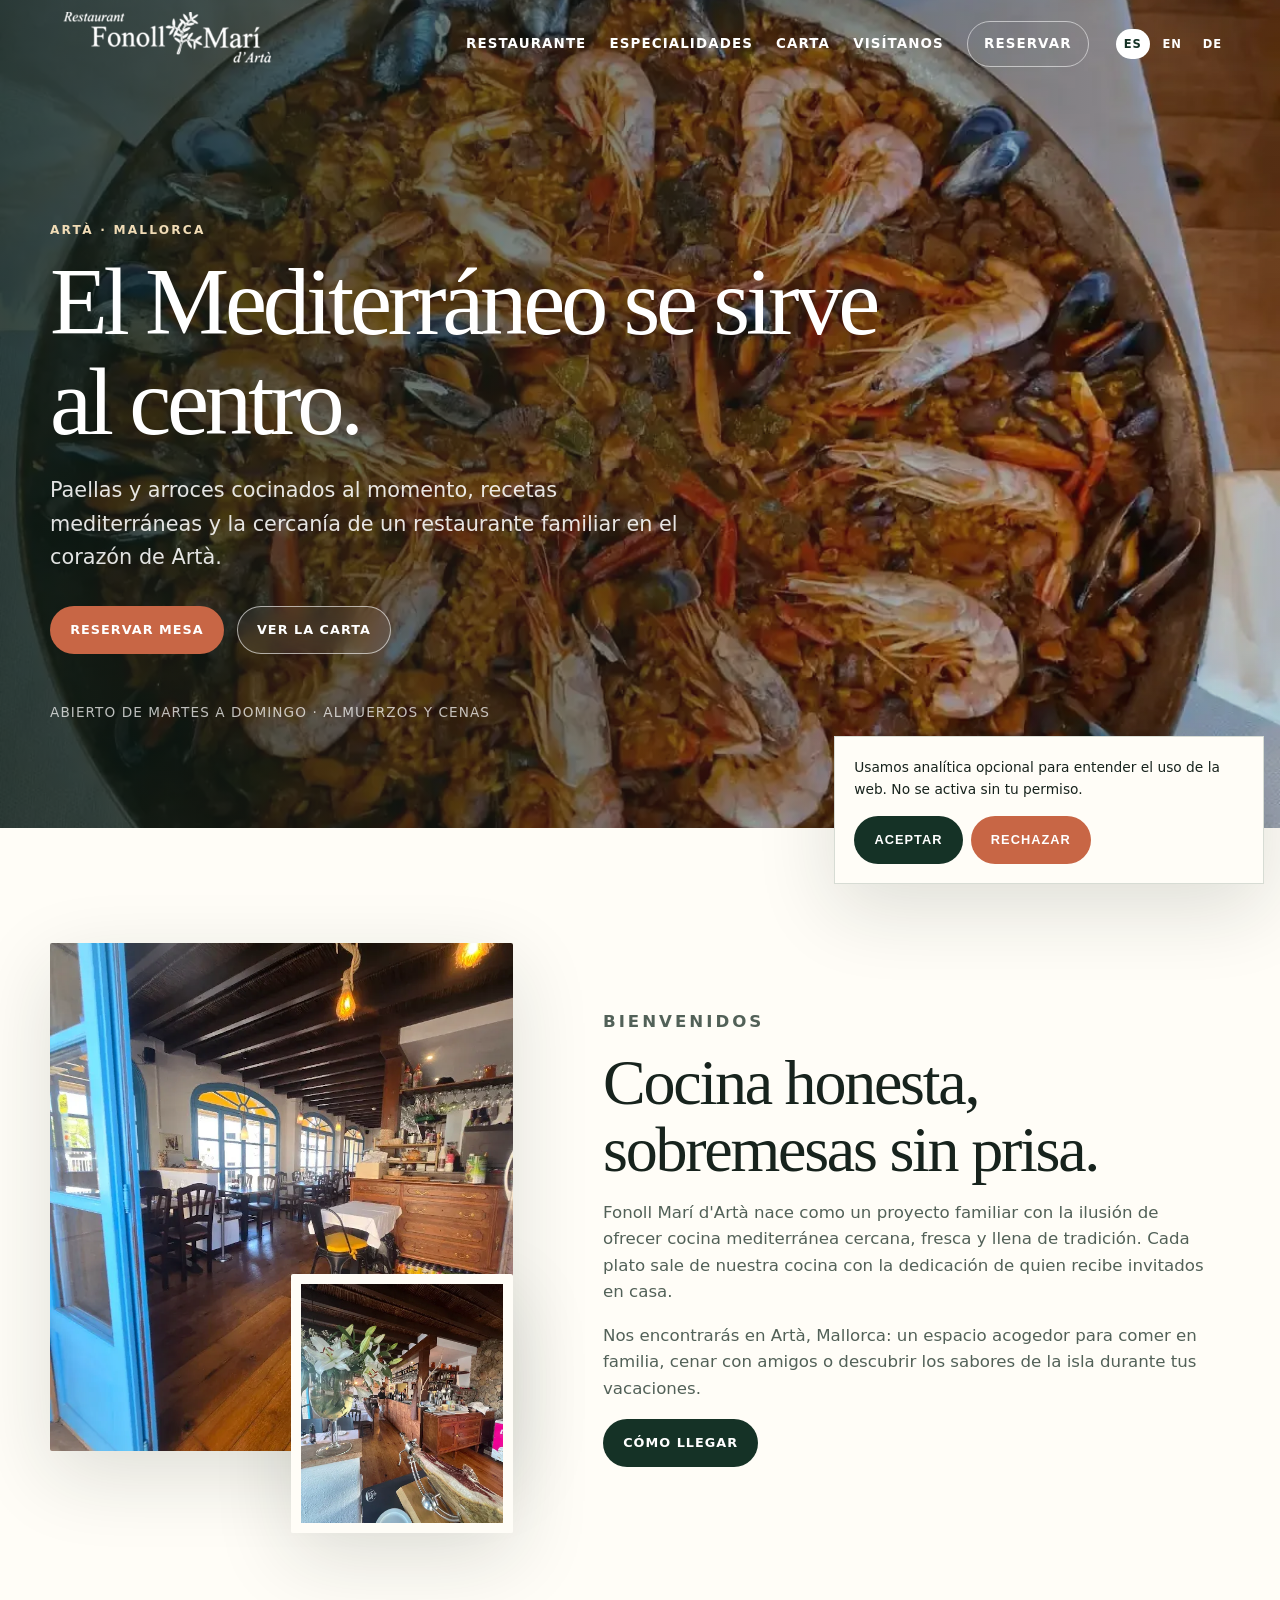
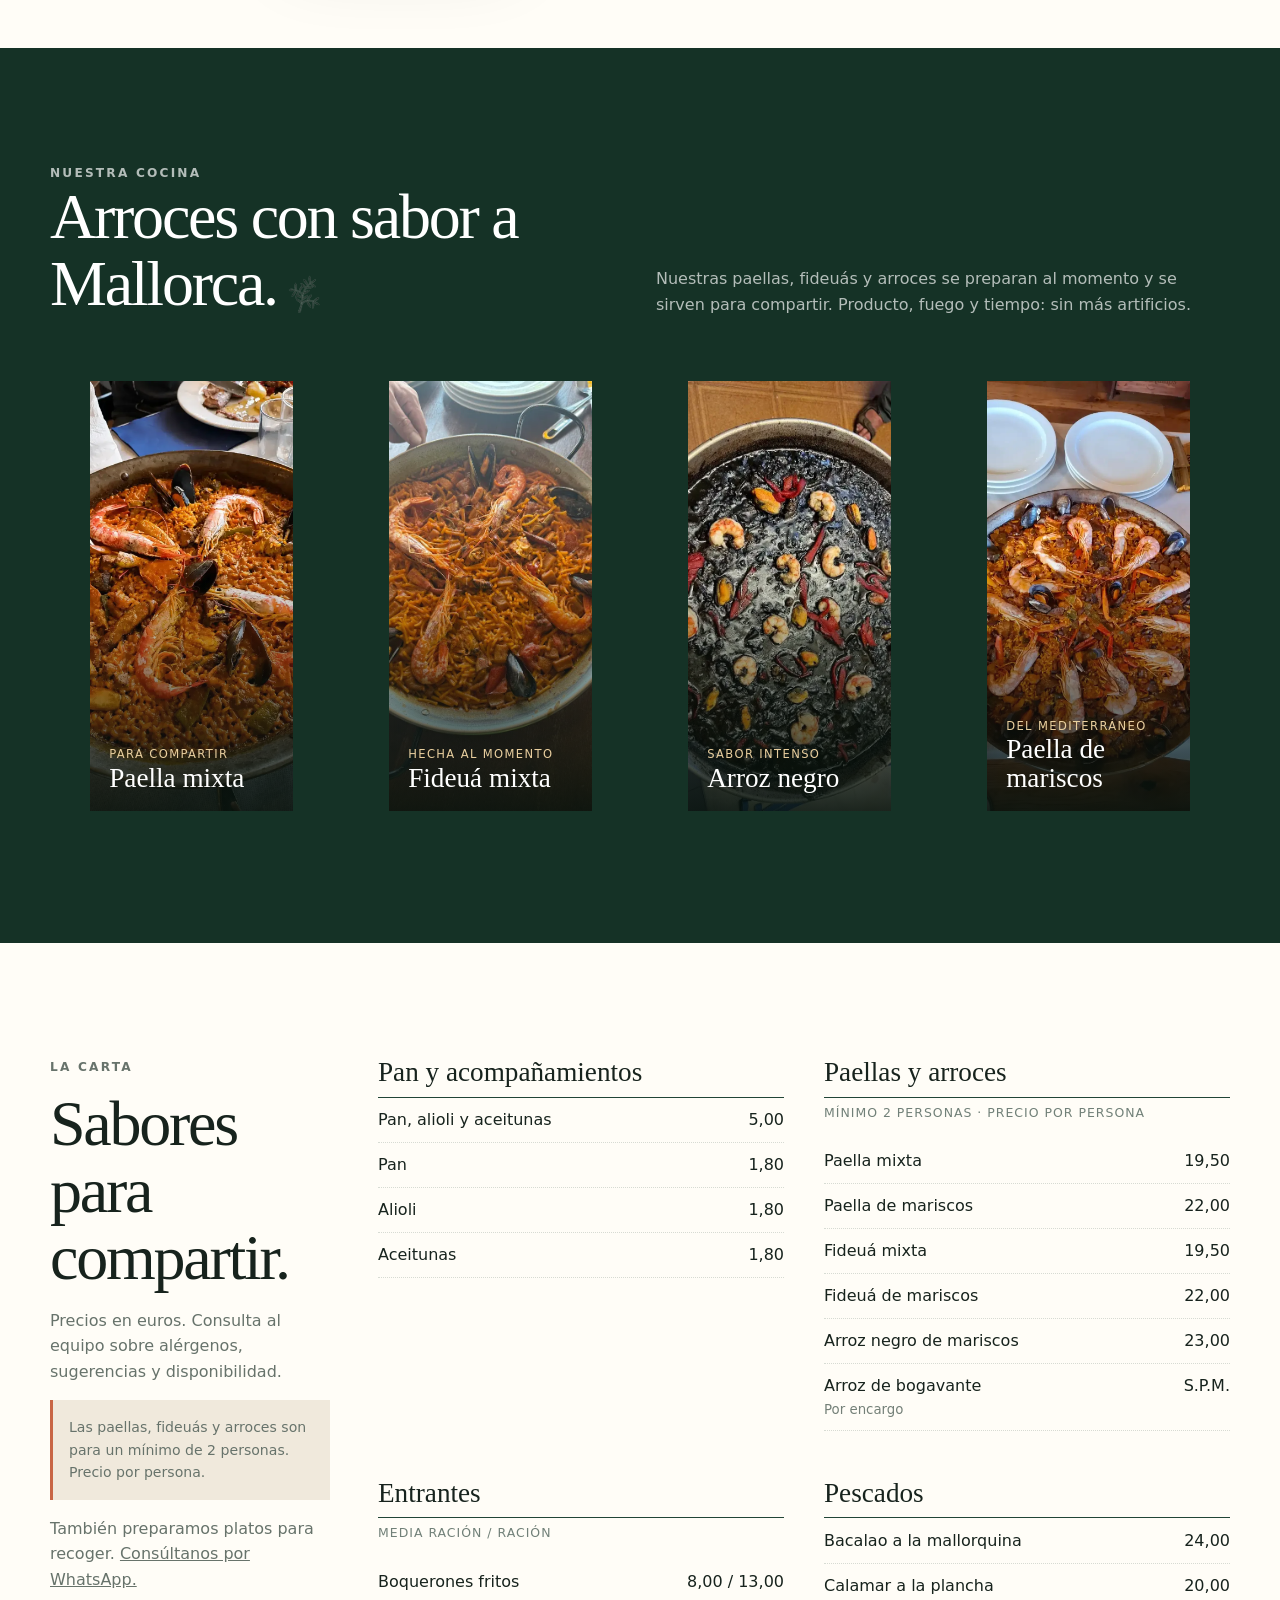
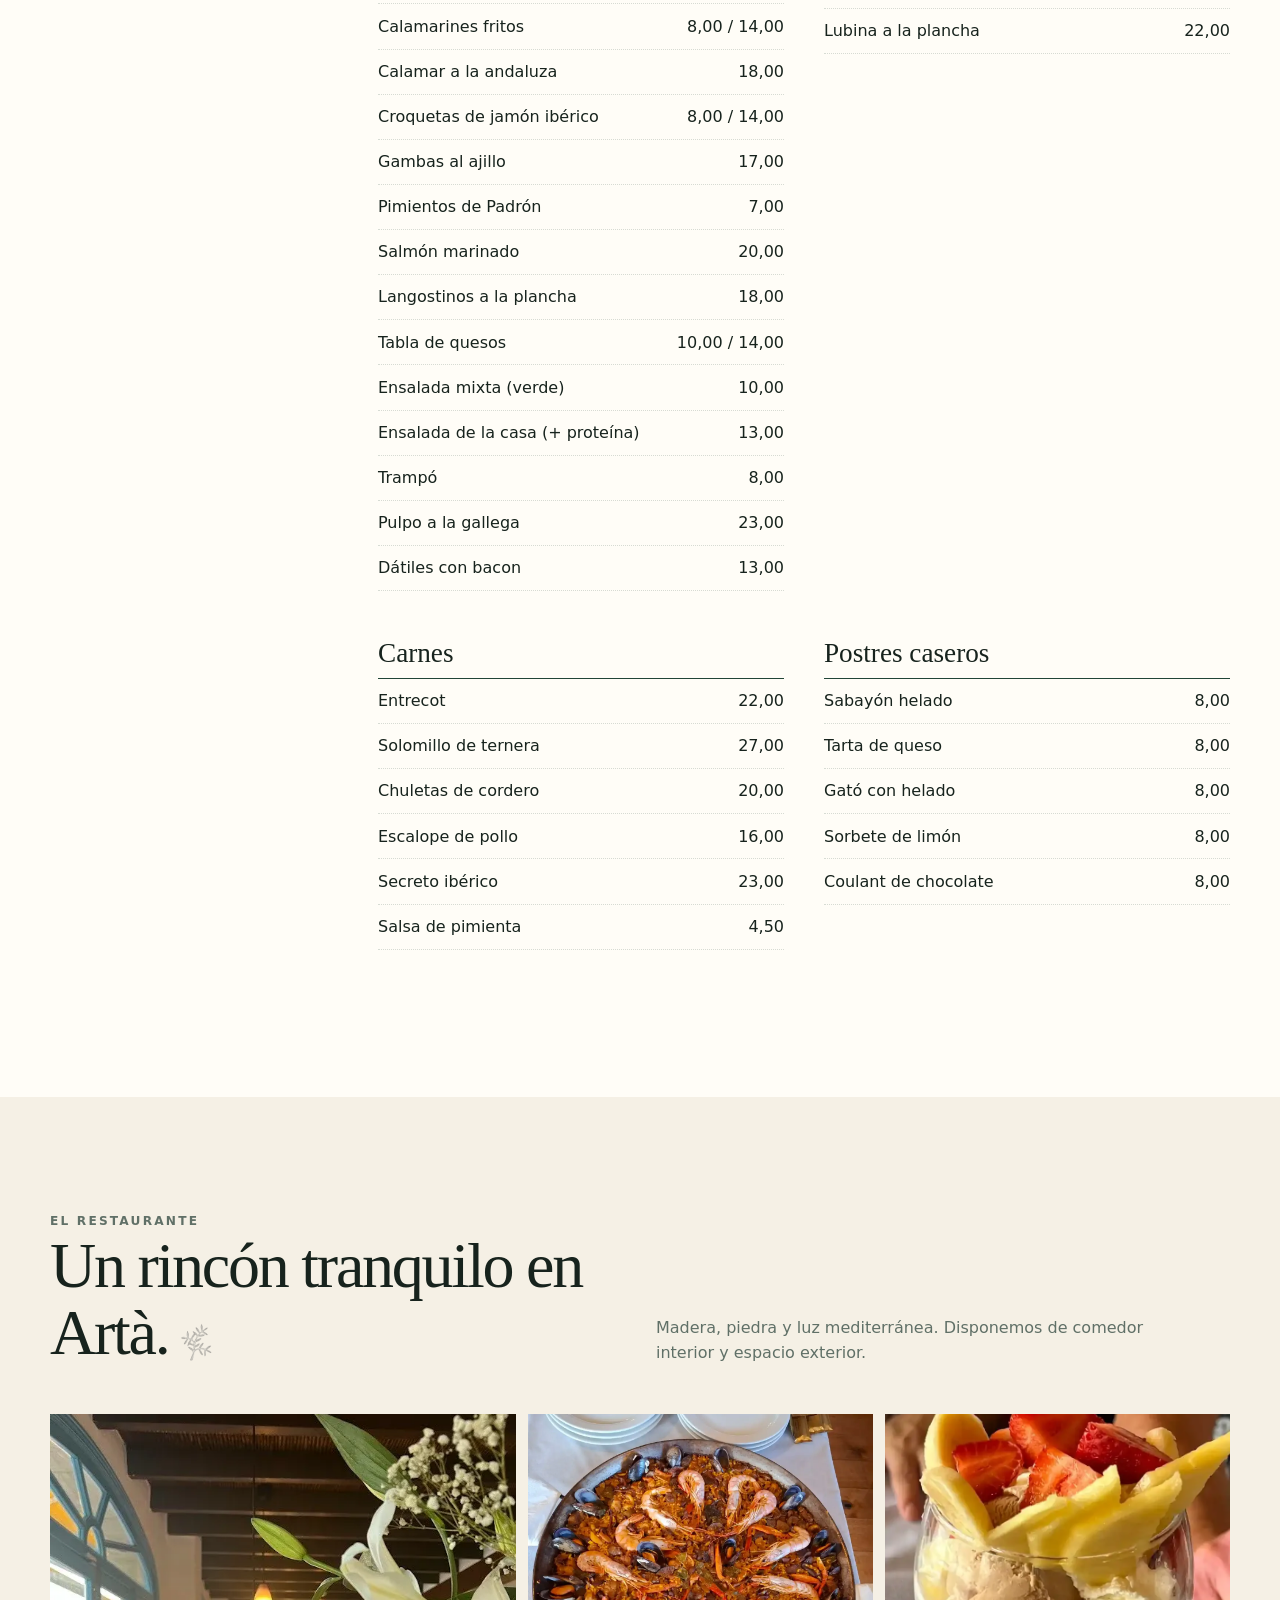
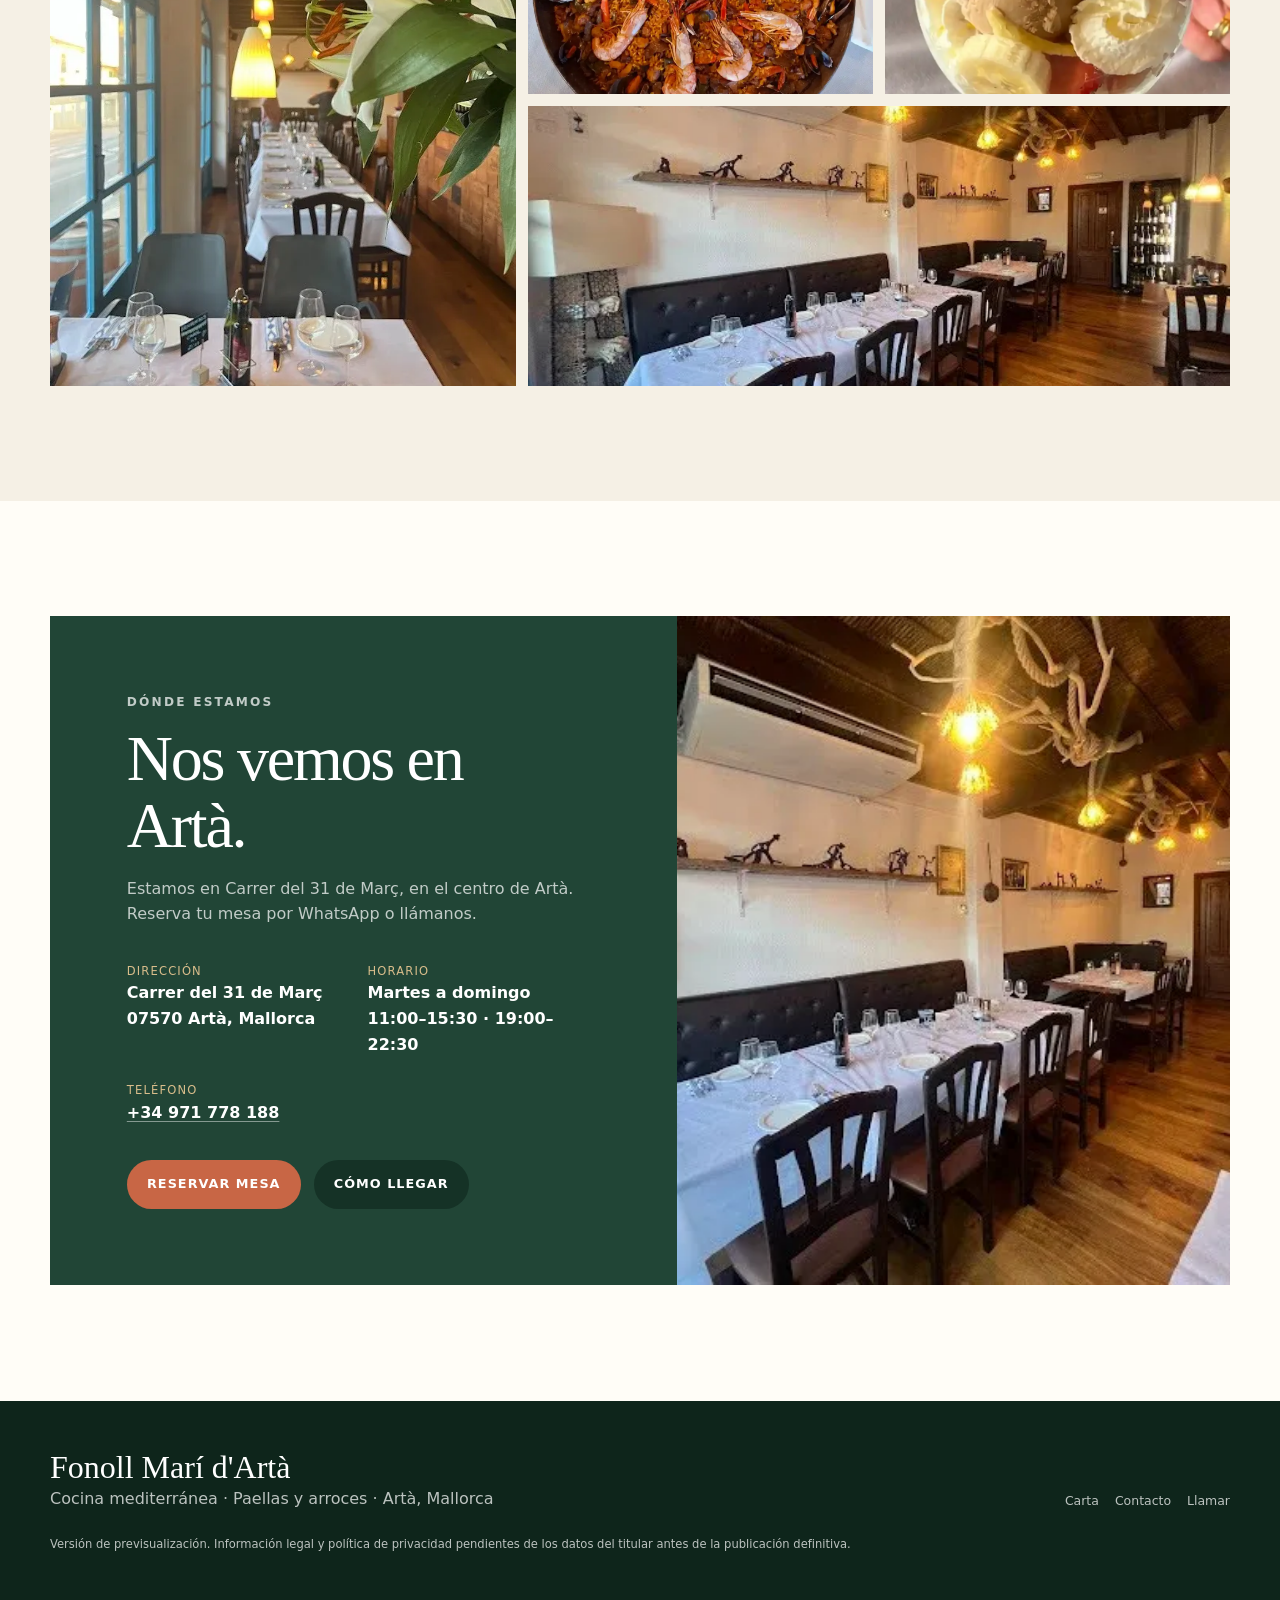
<file: index.html>
<!doctype html>
<html lang="es">
<head>
  <meta charset="utf-8">
  <meta name="viewport" content="width=device-width, initial-scale=1">
  <meta name="robots" content="noindex,nofollow">
  <title>Fonoll Marí d'Artà</title>
  <meta http-equiv="refresh" content="0; url=./es/">
  <script>location.replace('./es/');</script>
</head>
<body><p><a href="./es/">Entrar en Fonoll Marí d'Artà</a></p></body>
</html>
</file>
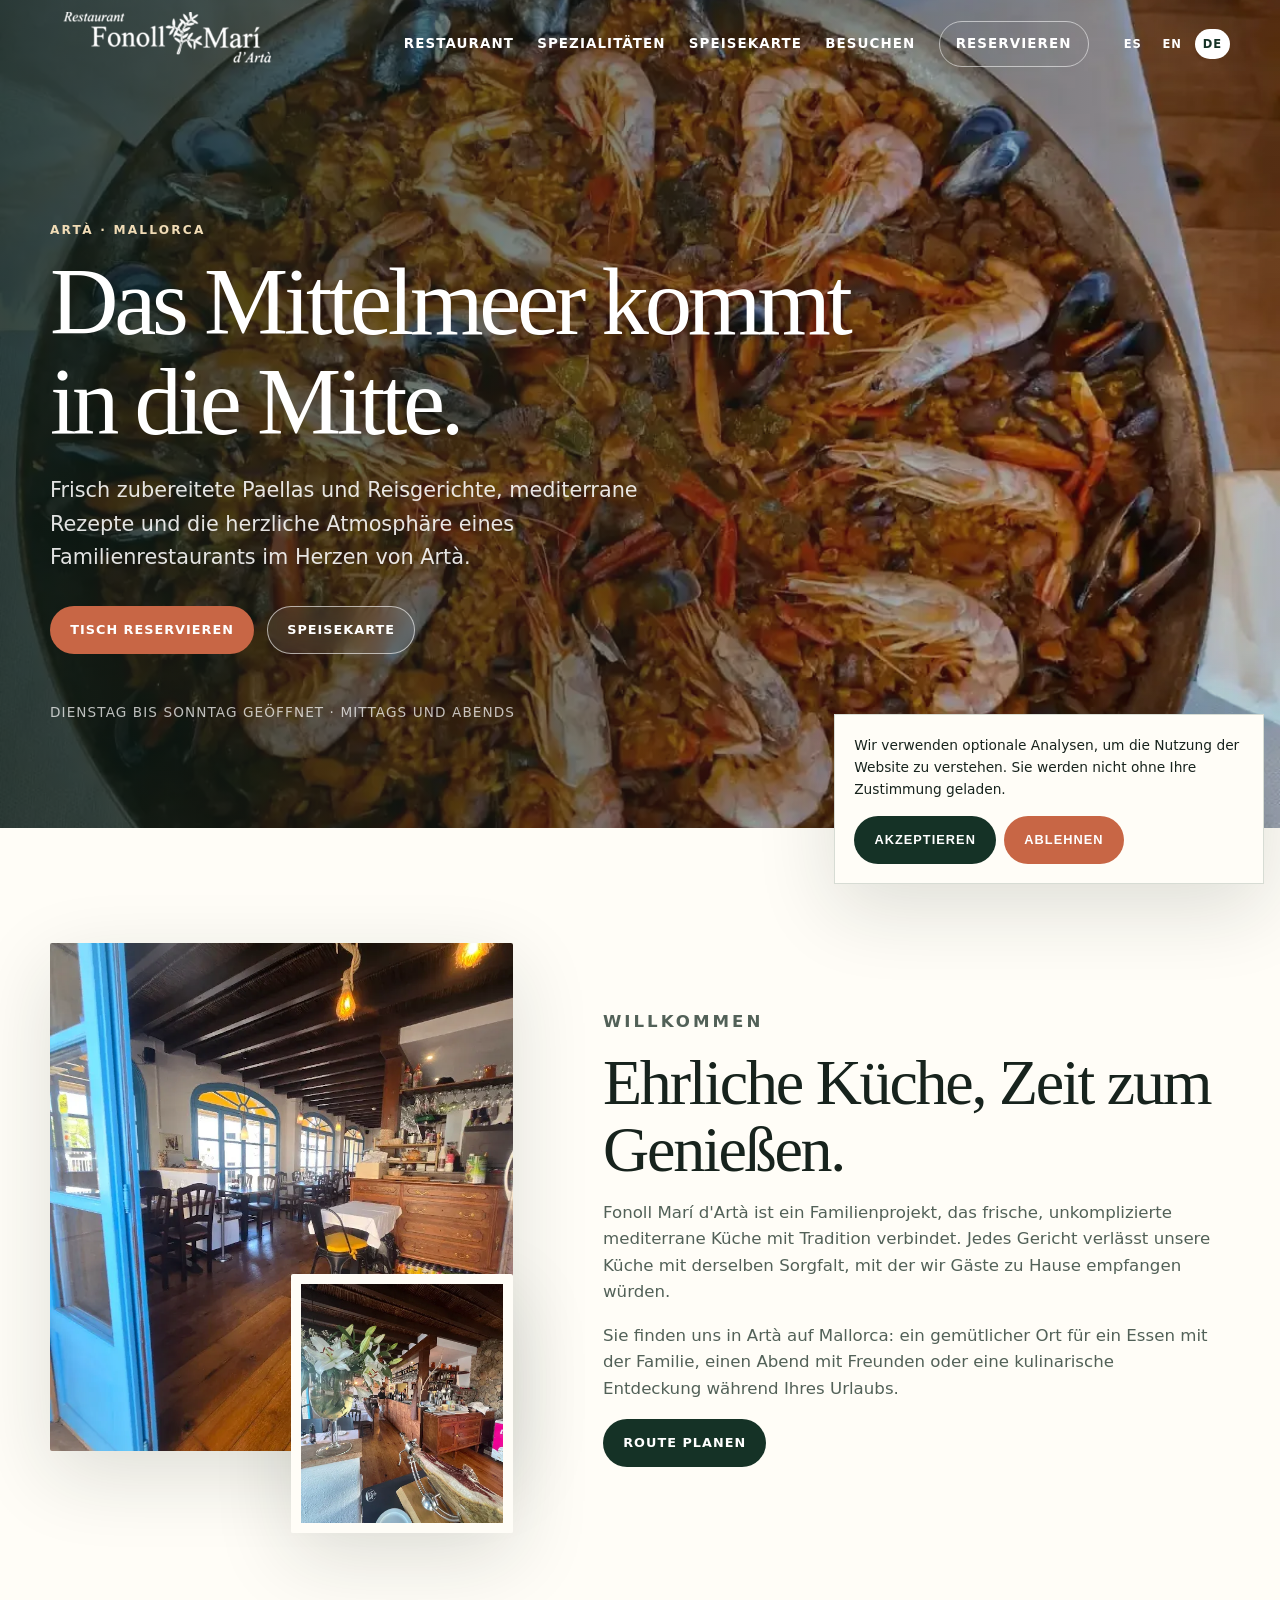
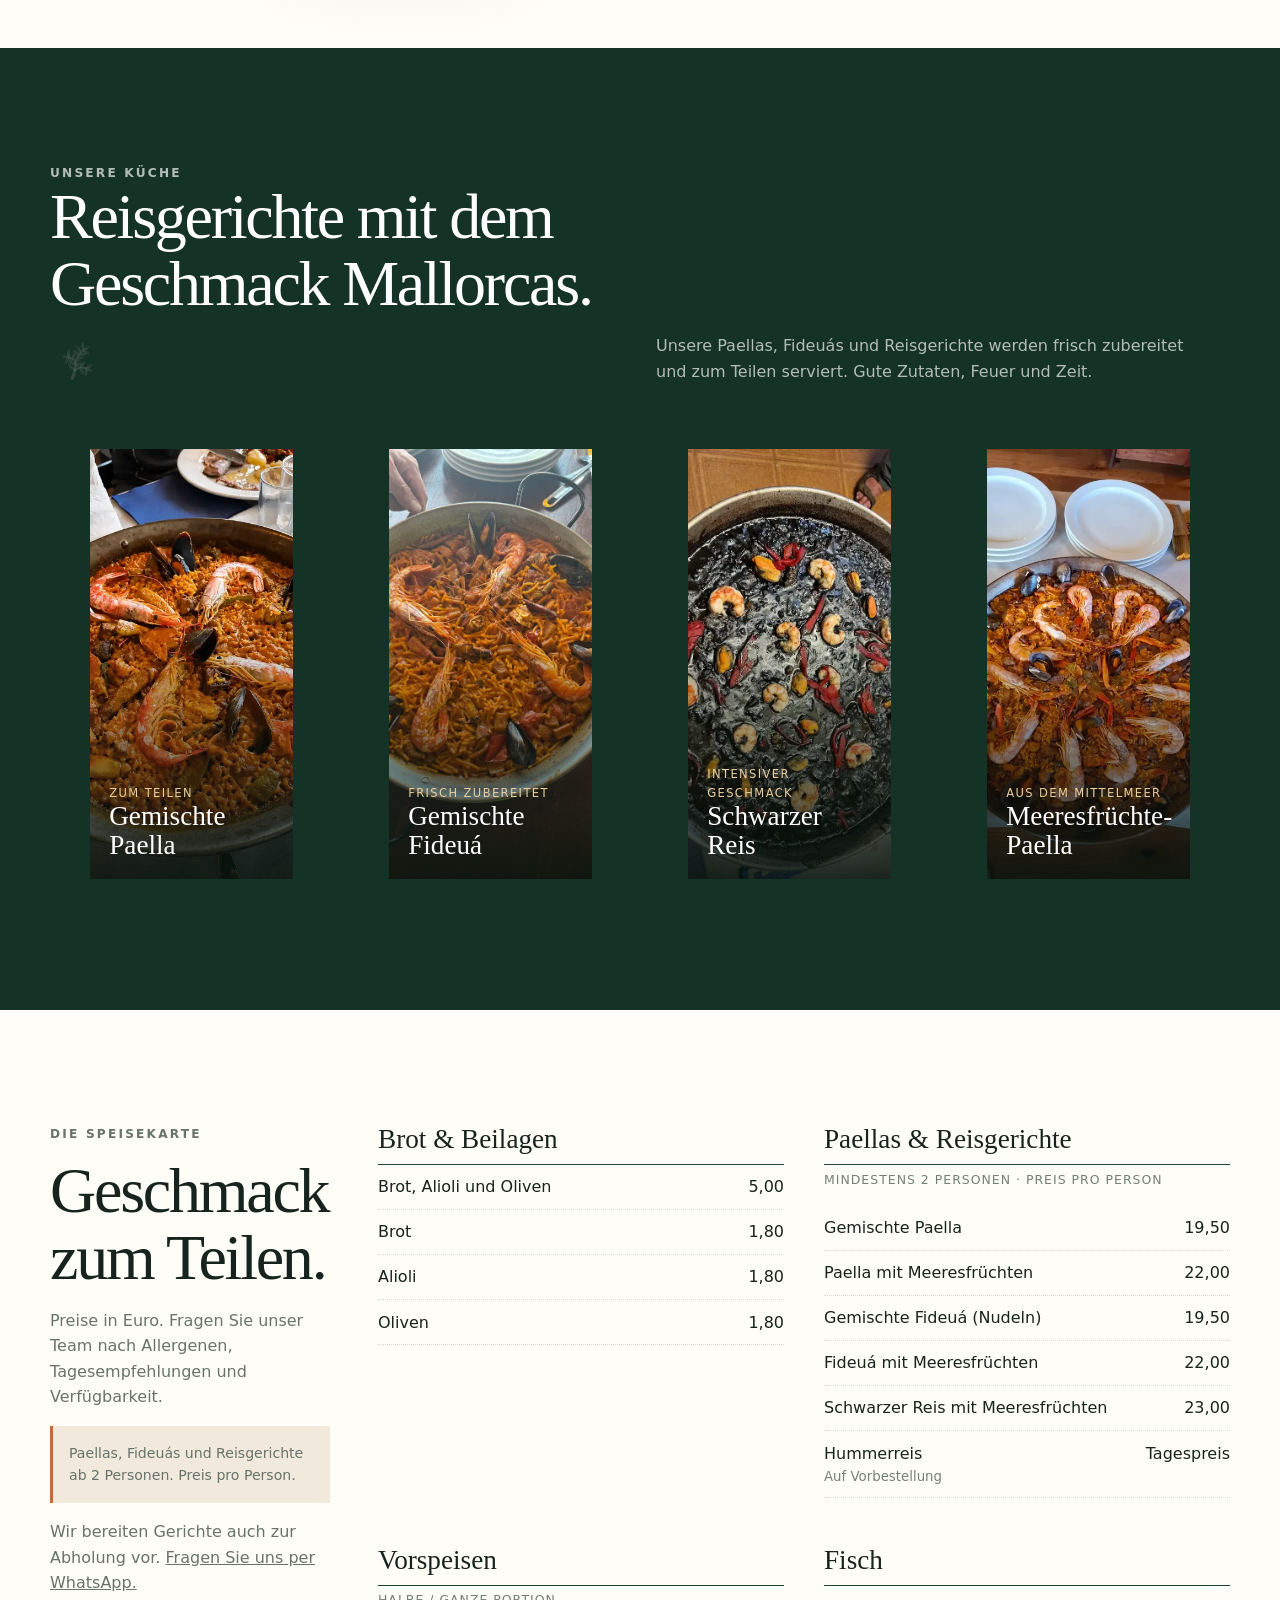
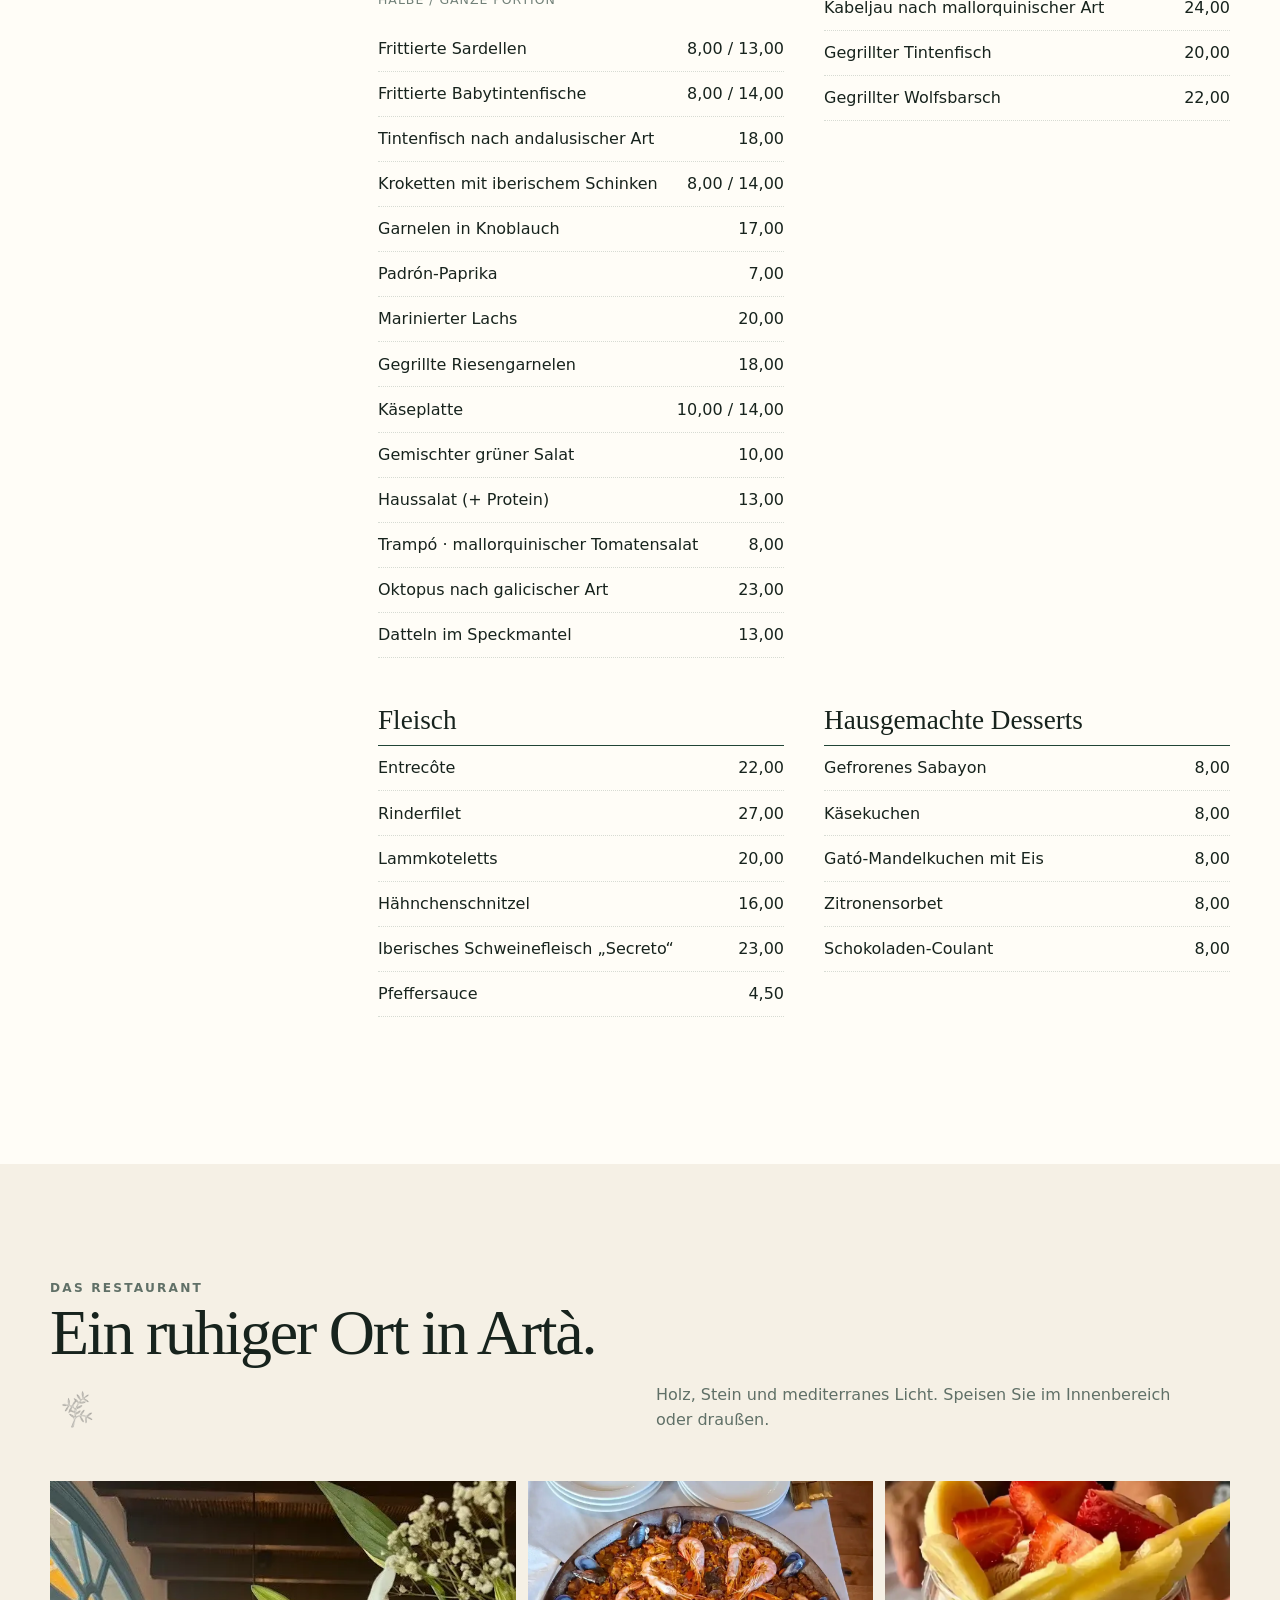
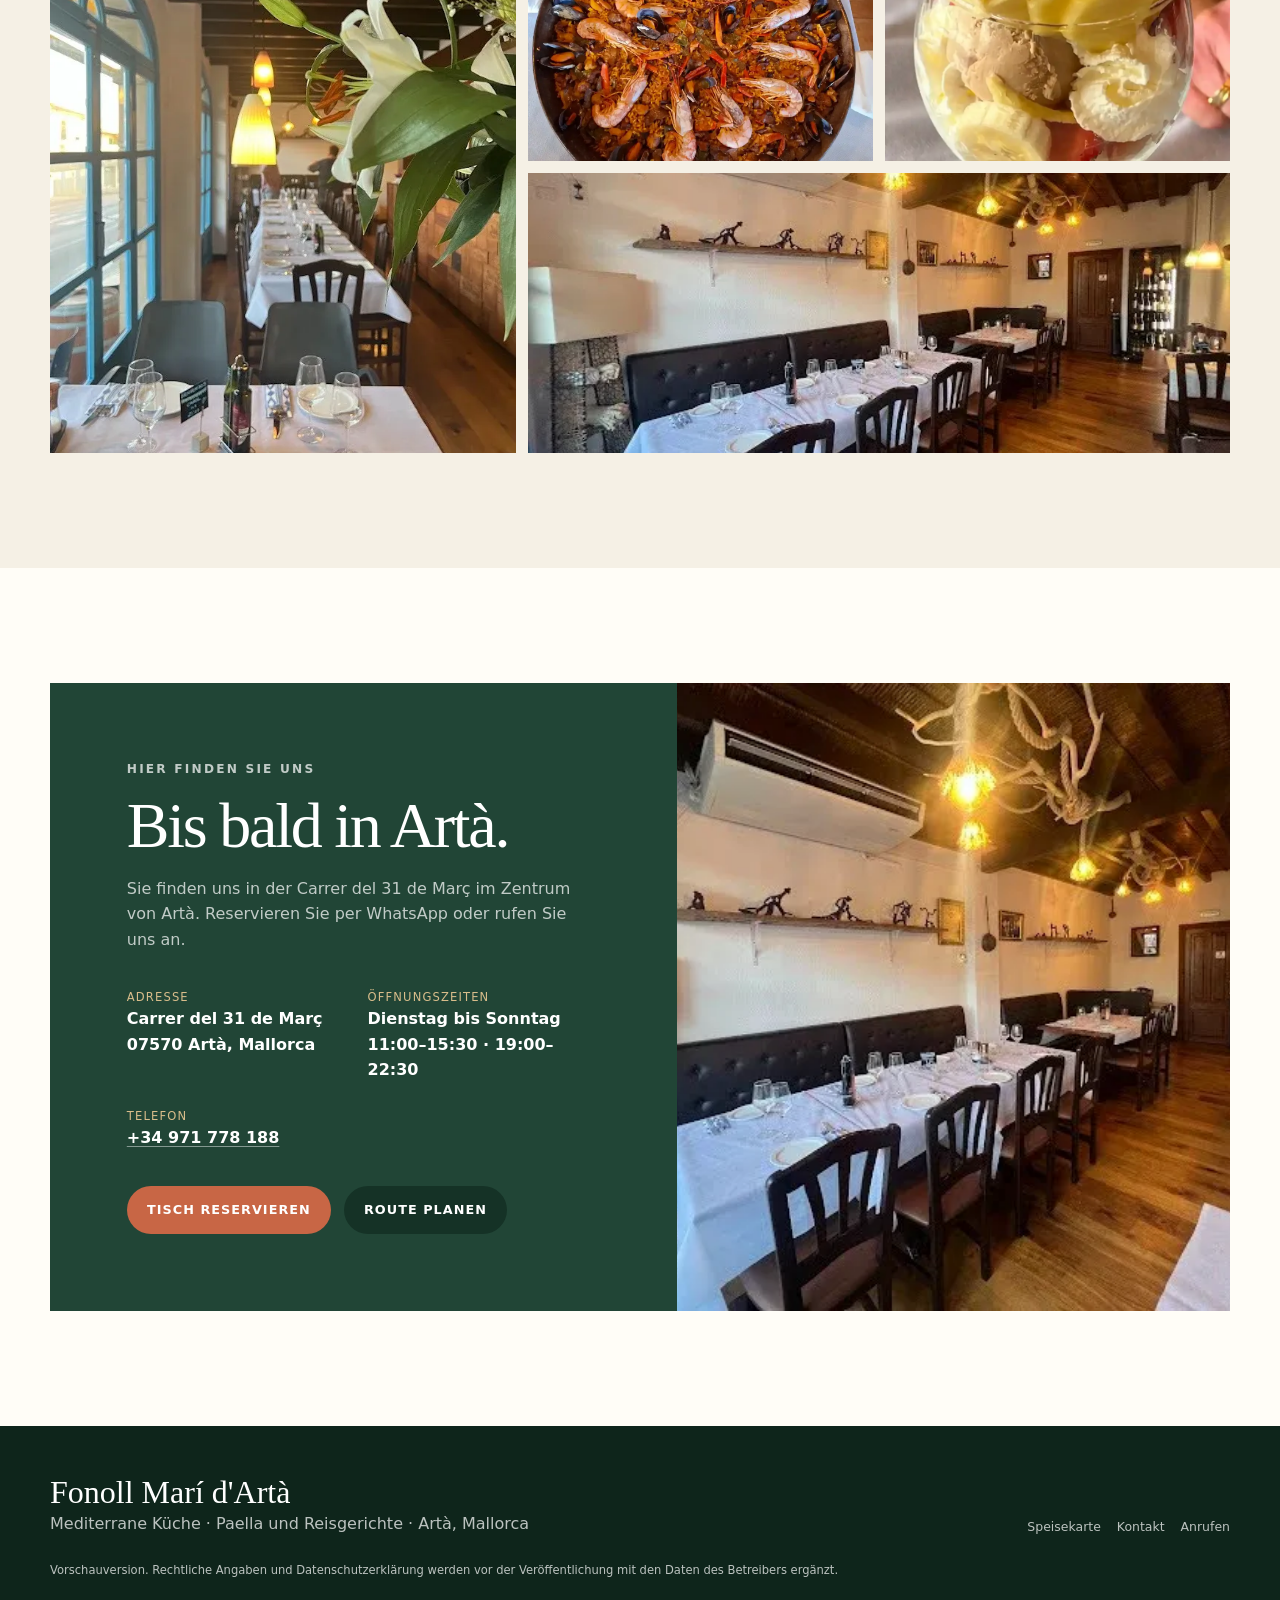
<file: de/index.html>
<!doctype html>
<html lang="de">
<head>
  <meta charset="utf-8"><meta name="viewport" content="width=device-width, initial-scale=1"><meta name="robots" content="noindex,nofollow">
  <title>Paella &amp; mediterrane Küche in Artà | Fonoll Marí</title>
  <meta name="description" content="Paella, Reisgerichte und mediterrane Küche in Artà auf Mallorca. Familienrestaurant mit Außenbereich, Abholung und Reservierung per WhatsApp.">
  <link rel="canonical" href="https://www.fonollmaridarta.com/de/"><link rel="alternate" hreflang="es" href="https://www.fonollmaridarta.com/es/"><link rel="alternate" hreflang="en" href="https://www.fonollmaridarta.com/en/"><link rel="alternate" hreflang="de" href="https://www.fonollmaridarta.com/de/"><link rel="alternate" hreflang="x-default" href="https://www.fonollmaridarta.com/es/">
  <meta property="og:title" content="Fonoll Marí d'Artà — Paella und mediterrane Küche"><meta property="og:description" content="Frisch zubereitete Reisgerichte, mediterrane Küche und familiäre Gastfreundschaft im Herzen von Artà."><meta property="og:image" content="https://www.fonollmaridarta.com/assets/images/paella-marisco.webp"><meta property="og:type" content="restaurant">
  <link rel="icon" type="image/png" href="../assets/images/fonoll.png"><link rel="stylesheet" href="../assets/styles.css">
  <script type="application/ld+json">{"@context":"https://schema.org","@type":"Restaurant","@id":"https://www.fonollmaridarta.com/#restaurant","name":"Fonoll Marí d'Artà","url":"https://www.fonollmaridarta.com/","telephone":"+34971778188","image":["https://www.fonollmaridarta.com/assets/images/paella-marisco.webp","https://www.fonollmaridarta.com/assets/images/interior-comedor.webp"],"servesCuisine":["Mediterran","Mallorquinisch","Paella und Reisgerichte"],"priceRange":"€€","acceptsReservations":true,"hasMenu":"https://www.fonollmaridarta.com/de/#speisekarte","address":{"@type":"PostalAddress","streetAddress":"Carrer del 31 de Març","postalCode":"07570","addressLocality":"Artà","addressRegion":"Balearen","addressCountry":"ES"},"openingHoursSpecification":[{"@type":"OpeningHoursSpecification","dayOfWeek":["Tuesday","Wednesday","Thursday","Friday","Saturday","Sunday"],"opens":"11:00","closes":"15:30"},{"@type":"OpeningHoursSpecification","dayOfWeek":["Tuesday","Wednesday","Thursday","Friday","Saturday","Sunday"],"opens":"19:00","closes":"22:30"}]}</script>
</head>
<body>
  <a class="skip-link" href="#inhalt">Zum Inhalt</a>
  <header class="site-header"><nav class="nav" aria-label="Hauptnavigation"><a class="brand" href="#start"><img class="brand-logo" src="../assets/images/logo.png" alt="Fonoll Marí d'Artà"></a><button class="menu-toggle" type="button" aria-expanded="false" aria-controls="nav-links">Menü</button><div class="nav-links" id="nav-links"><a href="#restaurant">Restaurant</a><a href="#spezialitaeten">Spezialitäten</a><a href="#speisekarte">Speisekarte</a><a href="#besuch">Besuchen</a><a class="nav-cta" href="../reservar/?lang=de">Reservieren</a><span class="language-switcher" aria-label="Sprache"><a href="../es/">ES</a><a href="../en/">EN</a><a href="../de/" aria-current="page">DE</a></span></div></nav></header>
  <main id="inhalt">
    <section class="hero" id="start"><div class="hero-content"><p class="eyebrow">Artà · Mallorca</p><h1>Das Mittelmeer kommt in die Mitte.</h1><p class="hero-lead">Frisch zubereitete Paellas und Reisgerichte, mediterrane Rezepte und die herzliche Atmosphäre eines Familienrestaurants im Herzen von Artà.</p><div class="button-row"><a class="button" href="../reservar/?lang=de">Tisch reservieren</a><a class="button secondary" href="#speisekarte">Speisekarte</a></div><p class="hero-note">Dienstag bis Sonntag geöffnet · Mittags und abends</p></div></section>
    <section class="section paper" id="restaurant"><div class="container intro-grid"><div class="photo-stack"><img class="photo-large" src="../assets/images/interior-bar.webp" alt="Eingang und Gastraum des Fonoll Marí d'Artà" loading="lazy"><img class="photo-small" src="../assets/images/interior-comedor.webp" alt="Bar und gemütlicher Innenbereich" loading="lazy"></div><div class="intro-copy"><p class="eyebrow">Willkommen</p><h2>Ehrliche Küche, Zeit zum Genießen.</h2><p>Fonoll Marí d'Artà ist ein Familienprojekt, das frische, unkomplizierte mediterrane Küche mit Tradition verbindet. Jedes Gericht verlässt unsere Küche mit derselben Sorgfalt, mit der wir Gäste zu Hause empfangen würden.</p><p>Sie finden uns in Artà auf Mallorca: ein gemütlicher Ort für ein Essen mit der Familie, einen Abend mit Freunden oder eine kulinarische Entdeckung während Ihres Urlaubs.</p><div class="button-row"><a class="button dark" href="#besuch">Route planen</a></div></div></div></section>
    <section class="section dark" id="spezialitaeten"><div class="container"><div class="section-heading"><div><p class="eyebrow">Unsere Küche</p><h2>Reisgerichte mit dem Geschmack Mallorcas.</h2></div><p>Unsere Paellas, Fideuás und Reisgerichte werden frisch zubereitet und zum Teilen serviert. Gute Zutaten, Feuer und Zeit.</p></div><div class="dish-grid"><figure class="dish-card"><img src="../assets/images/paella-mixta-nueva.webp" alt="Gemischte Paella" loading="lazy"><figcaption><span>Zum Teilen</span><h3>Gemischte Paella</h3></figcaption></figure><figure class="dish-card"><img src="../assets/images/fideua.webp" alt="Gemischte Fideuá" loading="lazy"><figcaption><span>Frisch zubereitet</span><h3>Gemischte Fideuá</h3></figcaption></figure><figure class="dish-card"><img src="../assets/images/arroz-negro.webp" alt="Schwarzer Reis mit Meeresfrüchten" loading="lazy"><figcaption><span>Intensiver Geschmack</span><h3>Schwarzer Reis</h3></figcaption></figure><figure class="dish-card"><img src="../assets/images/paella-marisco.webp" alt="Paella mit Meeresfrüchten" loading="lazy"><figcaption><span>Aus dem Mittelmeer</span><h3>Meeresfrüchte-Paella</h3></figcaption></figure></div></div></section>
    <section class="section paper" id="speisekarte"><div class="container menu-shell"><aside class="menu-aside"><p class="eyebrow">Die Speisekarte</p><h2>Geschmack zum Teilen.</h2><p>Preise in Euro. Fragen Sie unser Team nach Allergenen, Tagesempfehlungen und Verfügbarkeit.</p><p class="menu-note">Paellas, Fideuás und Reisgerichte ab 2 Personen. Preis pro Person.</p><p>Wir bereiten Gerichte auch zur Abholung vor. <a href="../pedir/?lang=de">Fragen Sie uns per WhatsApp.</a></p></aside><div class="menu-columns">
      <section class="menu-section"><h3>Brot & Beilagen</h3><div class="menu-item"><span>Brot, Alioli und Oliven</span><span>5,00</span></div><div class="menu-item"><span>Brot</span><span>1,80</span></div><div class="menu-item"><span>Alioli</span><span>1,80</span></div><div class="menu-item"><span>Oliven</span><span>1,80</span></div></section>
      <section class="menu-section"><h3>Paellas & Reisgerichte</h3><p class="menu-subtitle">Mindestens 2 Personen · Preis pro Person</p><div class="menu-item"><span>Gemischte Paella</span><span>19,50</span></div><div class="menu-item"><span>Paella mit Meeresfrüchten</span><span>22,00</span></div><div class="menu-item"><span>Gemischte Fideuá (Nudeln)</span><span>19,50</span></div><div class="menu-item"><span>Fideuá mit Meeresfrüchten</span><span>22,00</span></div><div class="menu-item"><span>Schwarzer Reis mit Meeresfrüchten</span><span>23,00</span></div><div class="menu-item"><span>Hummerreis <small>Auf Vorbestellung</small></span><span>Tagespreis</span></div></section>
      <section class="menu-section"><h3>Vorspeisen</h3><p class="menu-subtitle">Halbe / ganze Portion</p><div class="menu-item"><span>Frittierte Sardellen</span><span>8,00 / 13,00</span></div><div class="menu-item"><span>Frittierte Babytintenfische</span><span>8,00 / 14,00</span></div><div class="menu-item"><span>Tintenfisch nach andalusischer Art</span><span>18,00</span></div><div class="menu-item"><span>Kroketten mit iberischem Schinken</span><span>8,00 / 14,00</span></div><div class="menu-item"><span>Garnelen in Knoblauch</span><span>17,00</span></div><div class="menu-item"><span>Padrón-Paprika</span><span>7,00</span></div><div class="menu-item"><span>Marinierter Lachs</span><span>20,00</span></div><div class="menu-item"><span>Gegrillte Riesengarnelen</span><span>18,00</span></div><div class="menu-item"><span>Käseplatte</span><span>10,00 / 14,00</span></div><div class="menu-item"><span>Gemischter grüner Salat</span><span>10,00</span></div><div class="menu-item"><span>Haussalat (+ Protein)</span><span>13,00</span></div><div class="menu-item"><span>Trampó · mallorquinischer Tomatensalat</span><span>8,00</span></div><div class="menu-item"><span>Oktopus nach galicischer Art</span><span>23,00</span></div><div class="menu-item"><span>Datteln im Speckmantel</span><span>13,00</span></div></section>
      <section class="menu-section"><h3>Fisch</h3><div class="menu-item"><span>Kabeljau nach mallorquinischer Art</span><span>24,00</span></div><div class="menu-item"><span>Gegrillter Tintenfisch</span><span>20,00</span></div><div class="menu-item"><span>Gegrillter Wolfsbarsch</span><span>22,00</span></div></section>
      <section class="menu-section"><h3>Fleisch</h3><div class="menu-item"><span>Entrecôte</span><span>22,00</span></div><div class="menu-item"><span>Rinderfilet</span><span>27,00</span></div><div class="menu-item"><span>Lammkoteletts</span><span>20,00</span></div><div class="menu-item"><span>Hähnchenschnitzel</span><span>16,00</span></div><div class="menu-item"><span>Iberisches Schweinefleisch „Secreto“</span><span>23,00</span></div><div class="menu-item"><span>Pfeffersauce</span><span>4,50</span></div></section>
      <section class="menu-section"><h3>Hausgemachte Desserts</h3><div class="menu-item"><span>Gefrorenes Sabayon</span><span>8,00</span></div><div class="menu-item"><span>Käsekuchen</span><span>8,00</span></div><div class="menu-item"><span>Gató-Mandelkuchen mit Eis</span><span>8,00</span></div><div class="menu-item"><span>Zitronensorbet</span><span>8,00</span></div><div class="menu-item"><span>Schokoladen-Coulant</span><span>8,00</span></div></section>
    </div></div></section>
    <section class="section" aria-labelledby="galerie-titel"><div class="container"><div class="section-heading"><div><p class="eyebrow">Das Restaurant</p><h2 id="galerie-titel">Ein ruhiger Ort in Artà.</h2></div><p>Holz, Stein und mediterranes Licht. Speisen Sie im Innenbereich oder draußen.</p></div><div class="gallery-grid"><img class="tall" src="../assets/images/interior-1.webp" alt="Gastraum des Fonoll Marí" loading="lazy"><img src="../assets/images/paella-marisco.webp" alt="Paella mit Meeresfrüchten zum Teilen" loading="lazy"><img src="../assets/images/postre-coulant.webp" alt="Gefrorenes Sabayon mit Früchten" loading="lazy"><img class="wide" src="../assets/images/interior-2.webp" alt="Atmosphäre im Fonoll Marí d'Artà" loading="lazy"></div></div></section>
    <section class="section paper" id="besuch"><div class="container visit-grid"><div class="visit-copy"><p class="eyebrow">Hier finden Sie uns</p><h2>Bis bald in Artà.</h2><p>Sie finden uns in der Carrer del 31 de Març im Zentrum von Artà. Reservieren Sie per WhatsApp oder rufen Sie uns an.</p><div class="visit-details"><div><span>Adresse</span><strong>Carrer del 31 de Març<br>07570 Artà, Mallorca</strong></div><div><span>Öffnungszeiten</span><strong>Dienstag bis Sonntag<br>11:00–15:30 · 19:00–22:30</strong></div><div><span>Telefon</span><a href="tel:+34971778188" data-track="phone_click"><strong>+34 971 778 188</strong></a></div></div><div class="button-row"><a class="button" href="../reservar/?lang=de">Tisch reservieren</a><a class="button dark" data-track="directions_click" href="https://maps.app.goo.gl/YMuphkrYvvt16VRN7">Route planen</a></div></div><div class="visit-image"><img src="../assets/images/interior-2.webp" alt="Gedeckter Gastraum des Fonoll Marí d'Artà" loading="lazy"></div></div></section>
  </main>
  <footer class="site-footer"><div class="container"><div class="footer-grid"><div><div class="footer-brand">Fonoll Marí d'Artà</div><div>Mediterrane Küche · Paella und Reisgerichte · Artà, Mallorca</div></div><nav class="footer-links"><a href="#speisekarte">Speisekarte</a><a href="#besuch">Kontakt</a><a href="tel:+34971778188">Anrufen</a></nav></div><p class="legal-note">Vorschauversion. Rechtliche Angaben und Datenschutzerklärung werden vor der Veröffentlichung mit den Daten des Betreibers ergänzt.</p></div></footer>
  <div class="floating-actions"><a href="../reservar/?lang=de">Reservieren</a><a href="#speisekarte">Speisekarte</a></div><aside class="consent" hidden><p>Wir verwenden optionale Analysen, um die Nutzung der Website zu verstehen. Sie werden nicht ohne Ihre Zustimmung geladen.</p><div class="consent-actions"><button class="button dark" data-consent-accept>Akzeptieren</button><button class="button" data-consent-reject>Ablehnen</button></div></aside>
  <script src="../assets/config.js"></script><script src="../assets/site.js"></script>
</body>
</html>
</file>
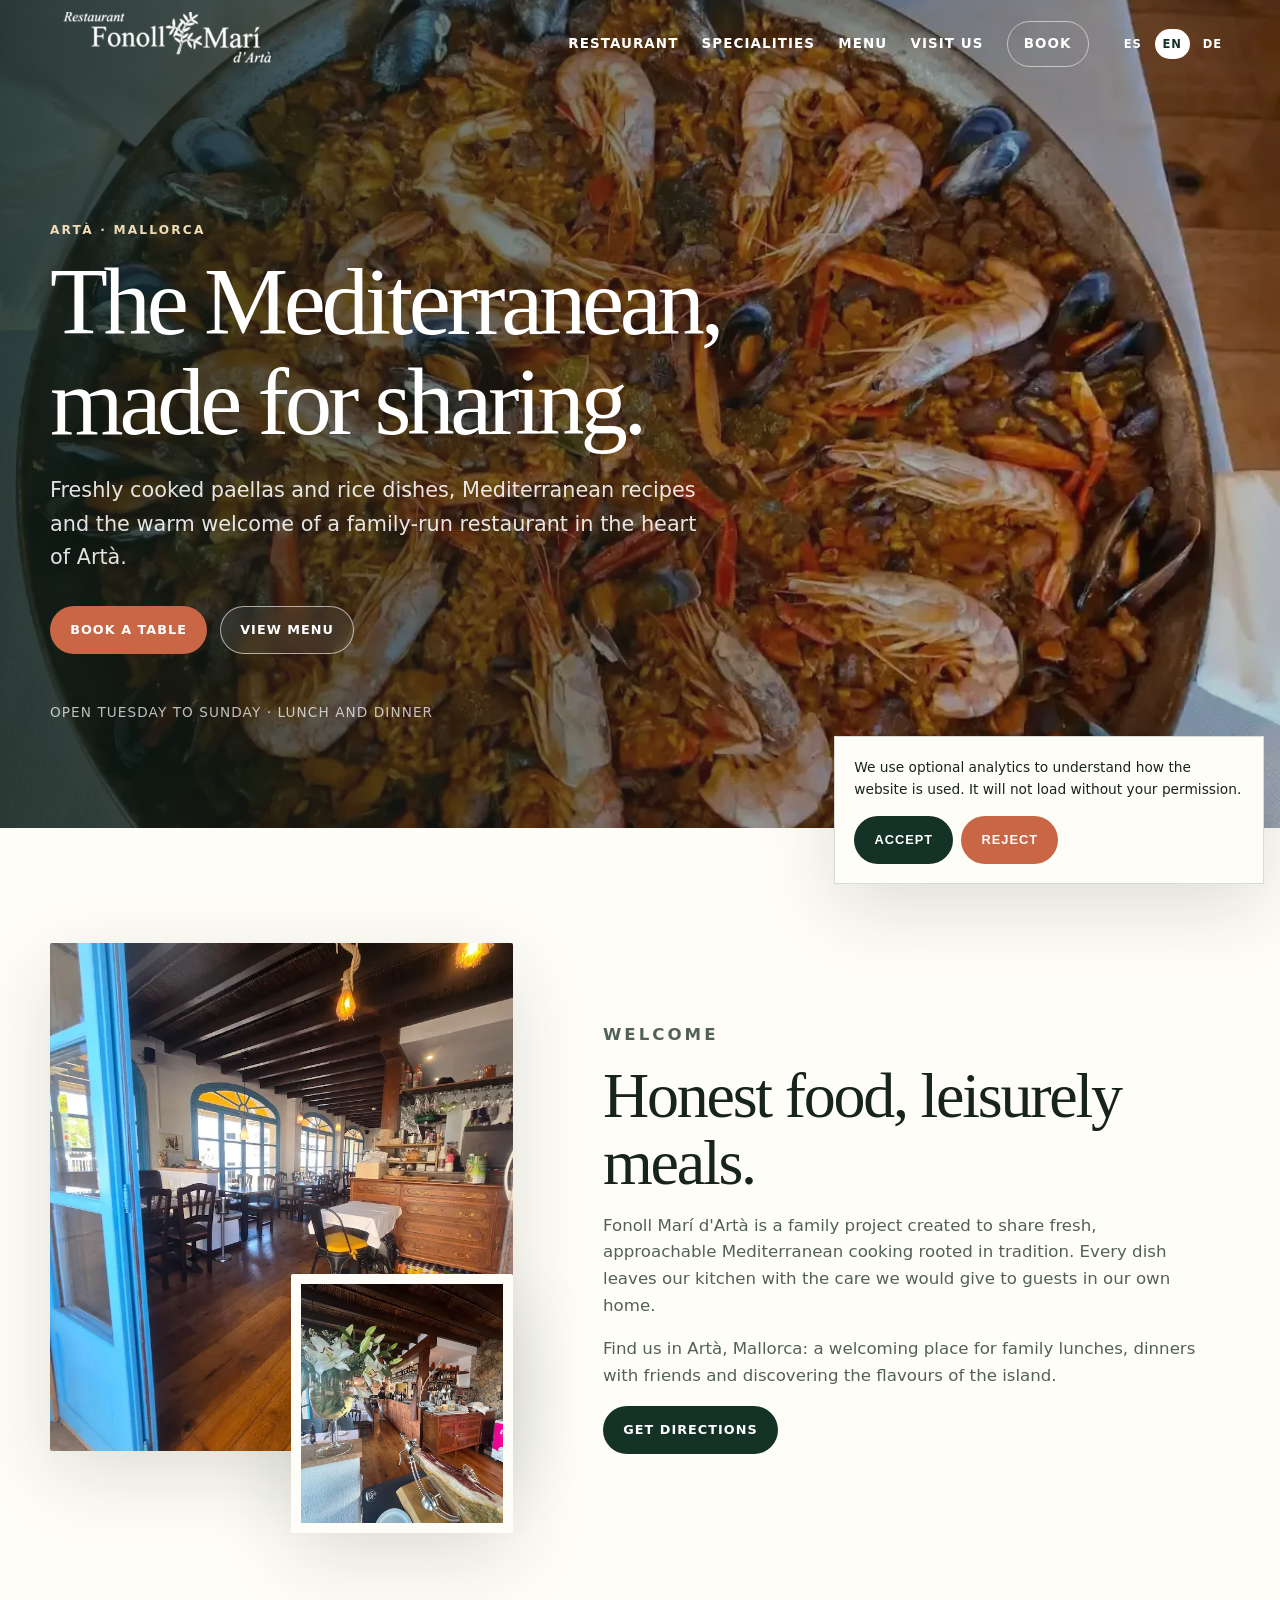
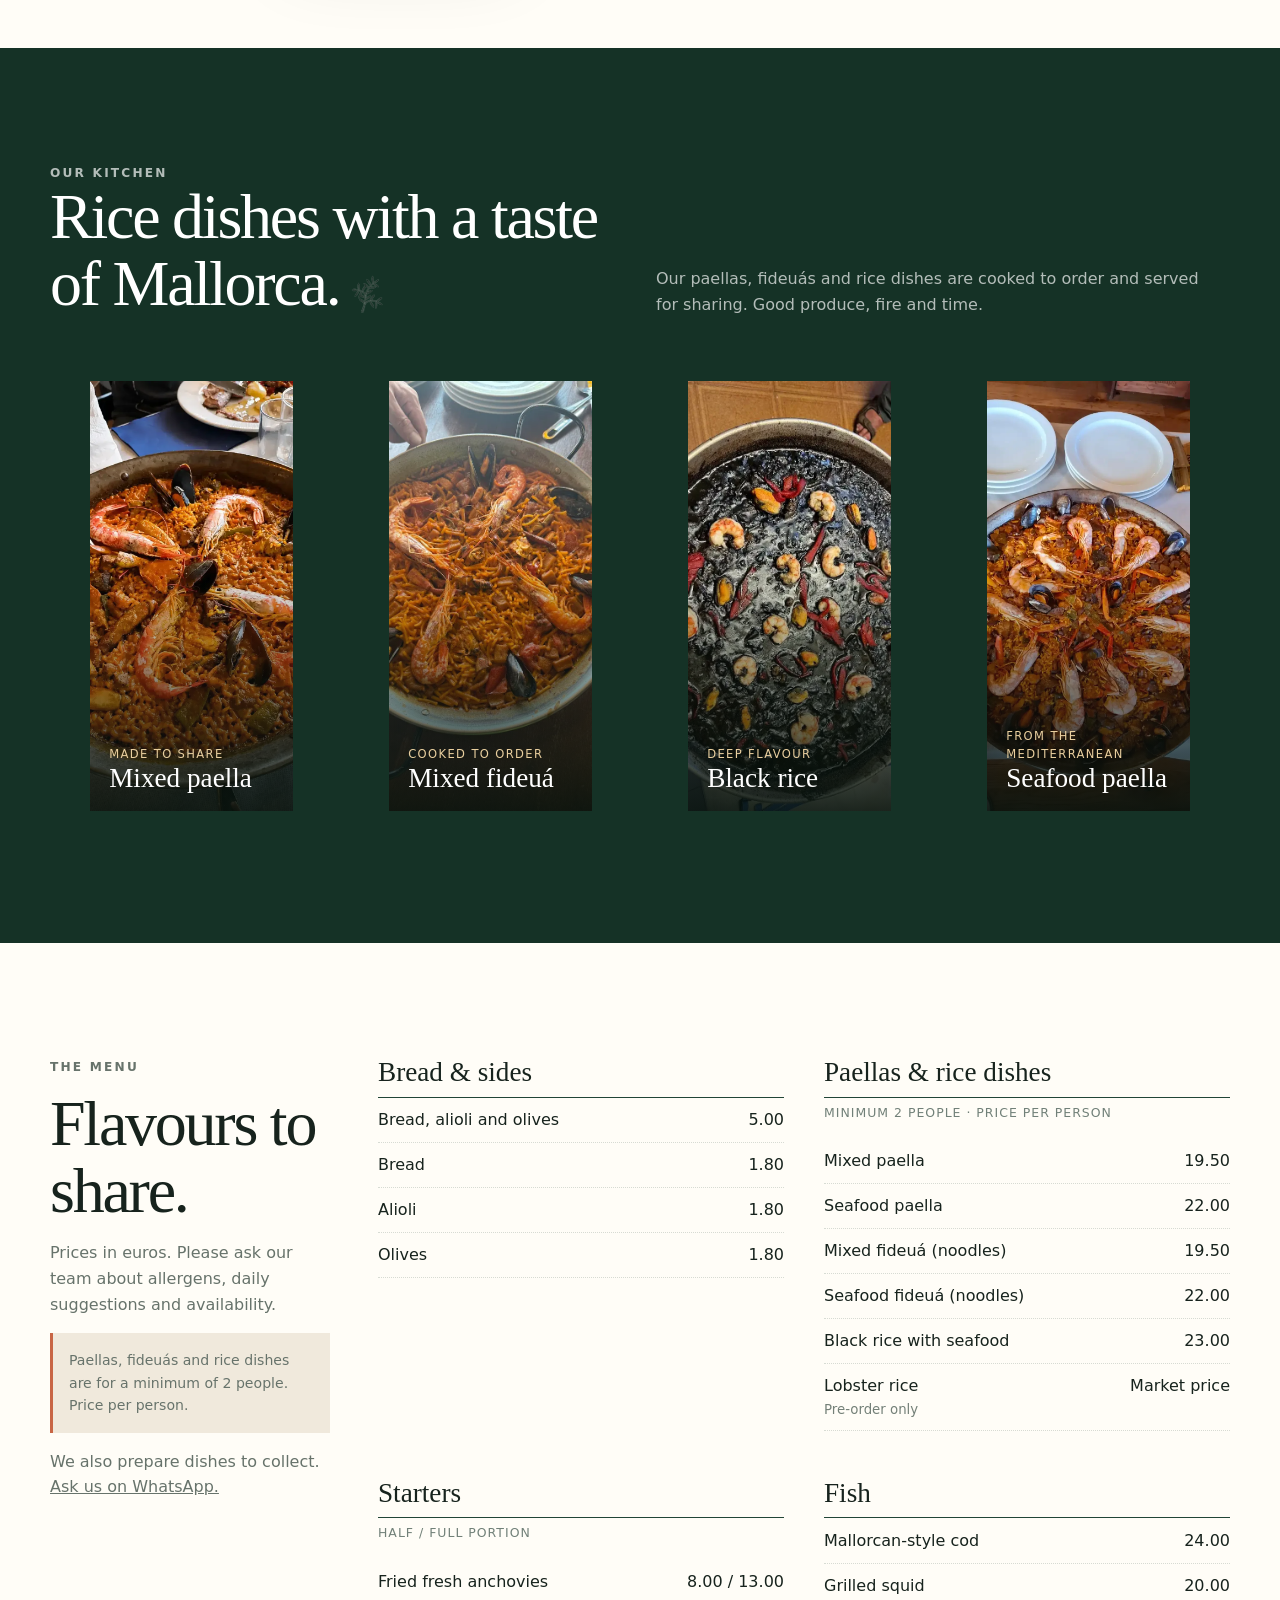
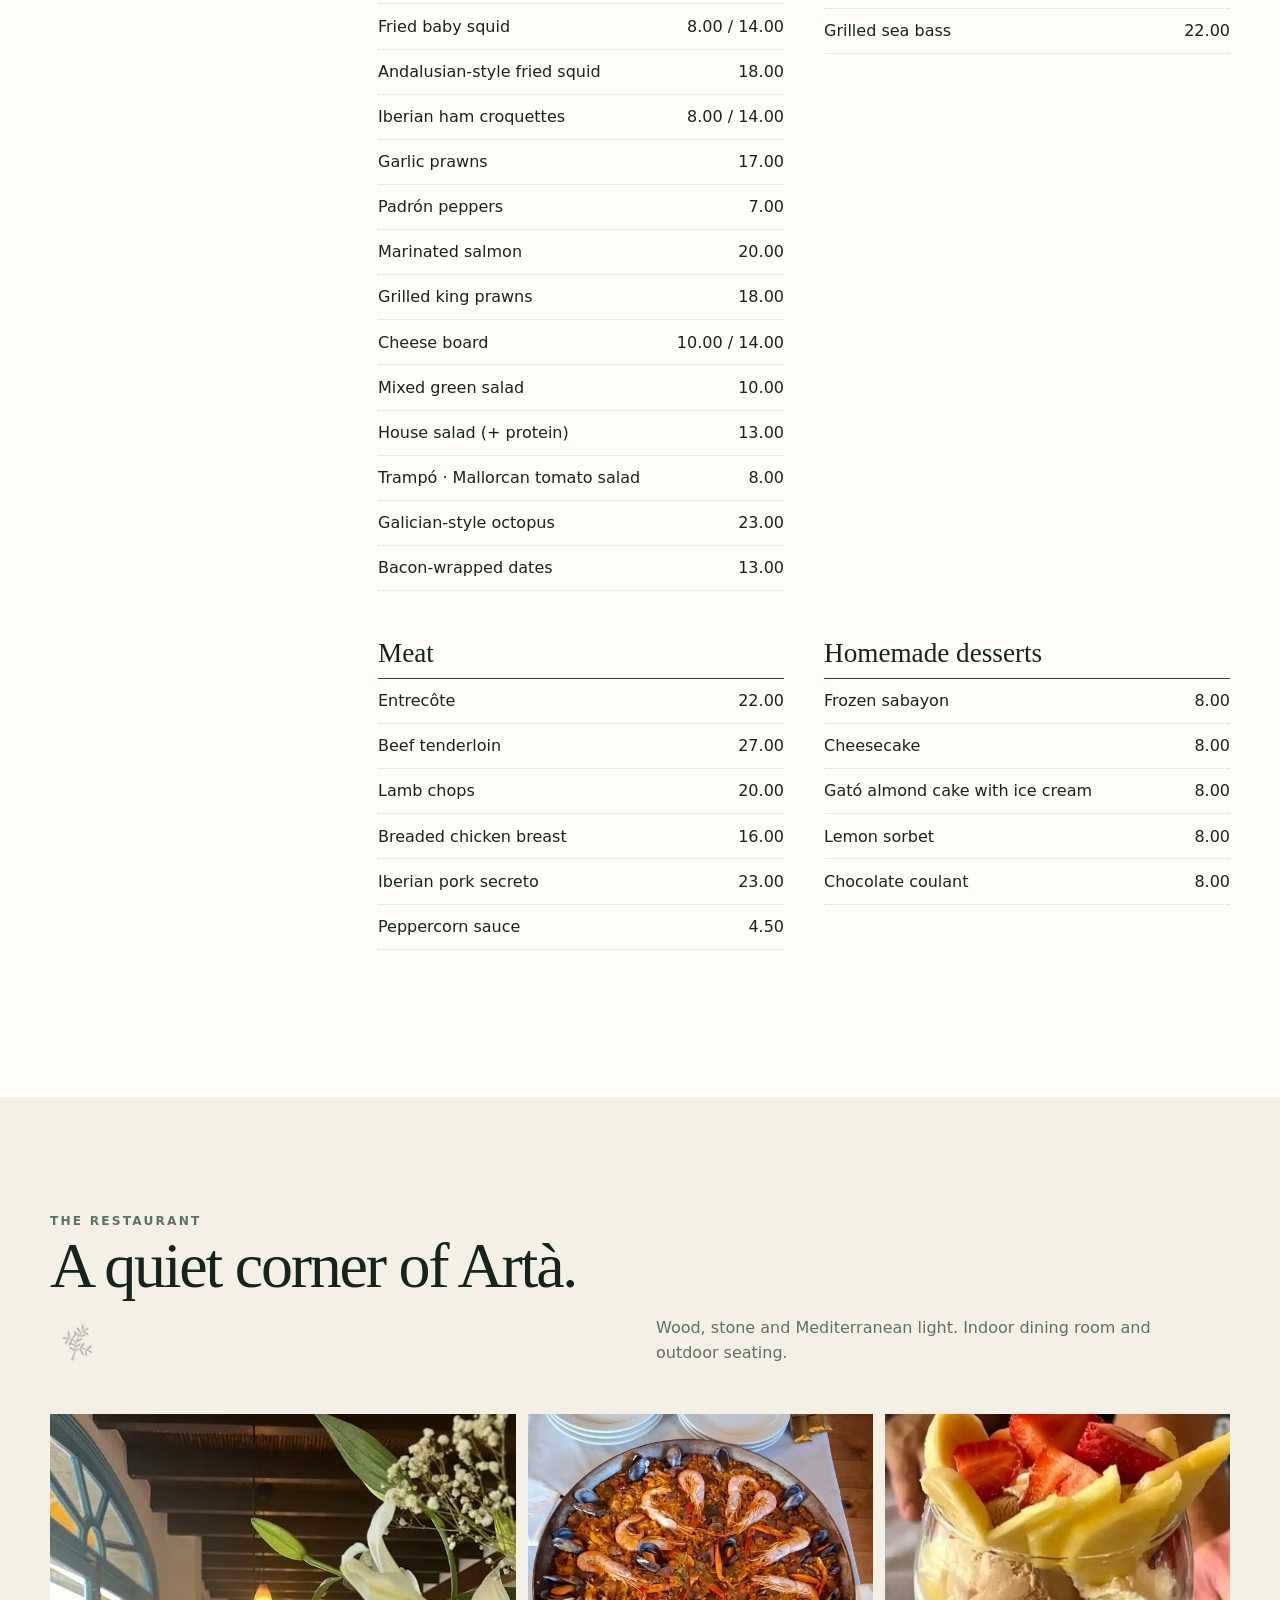
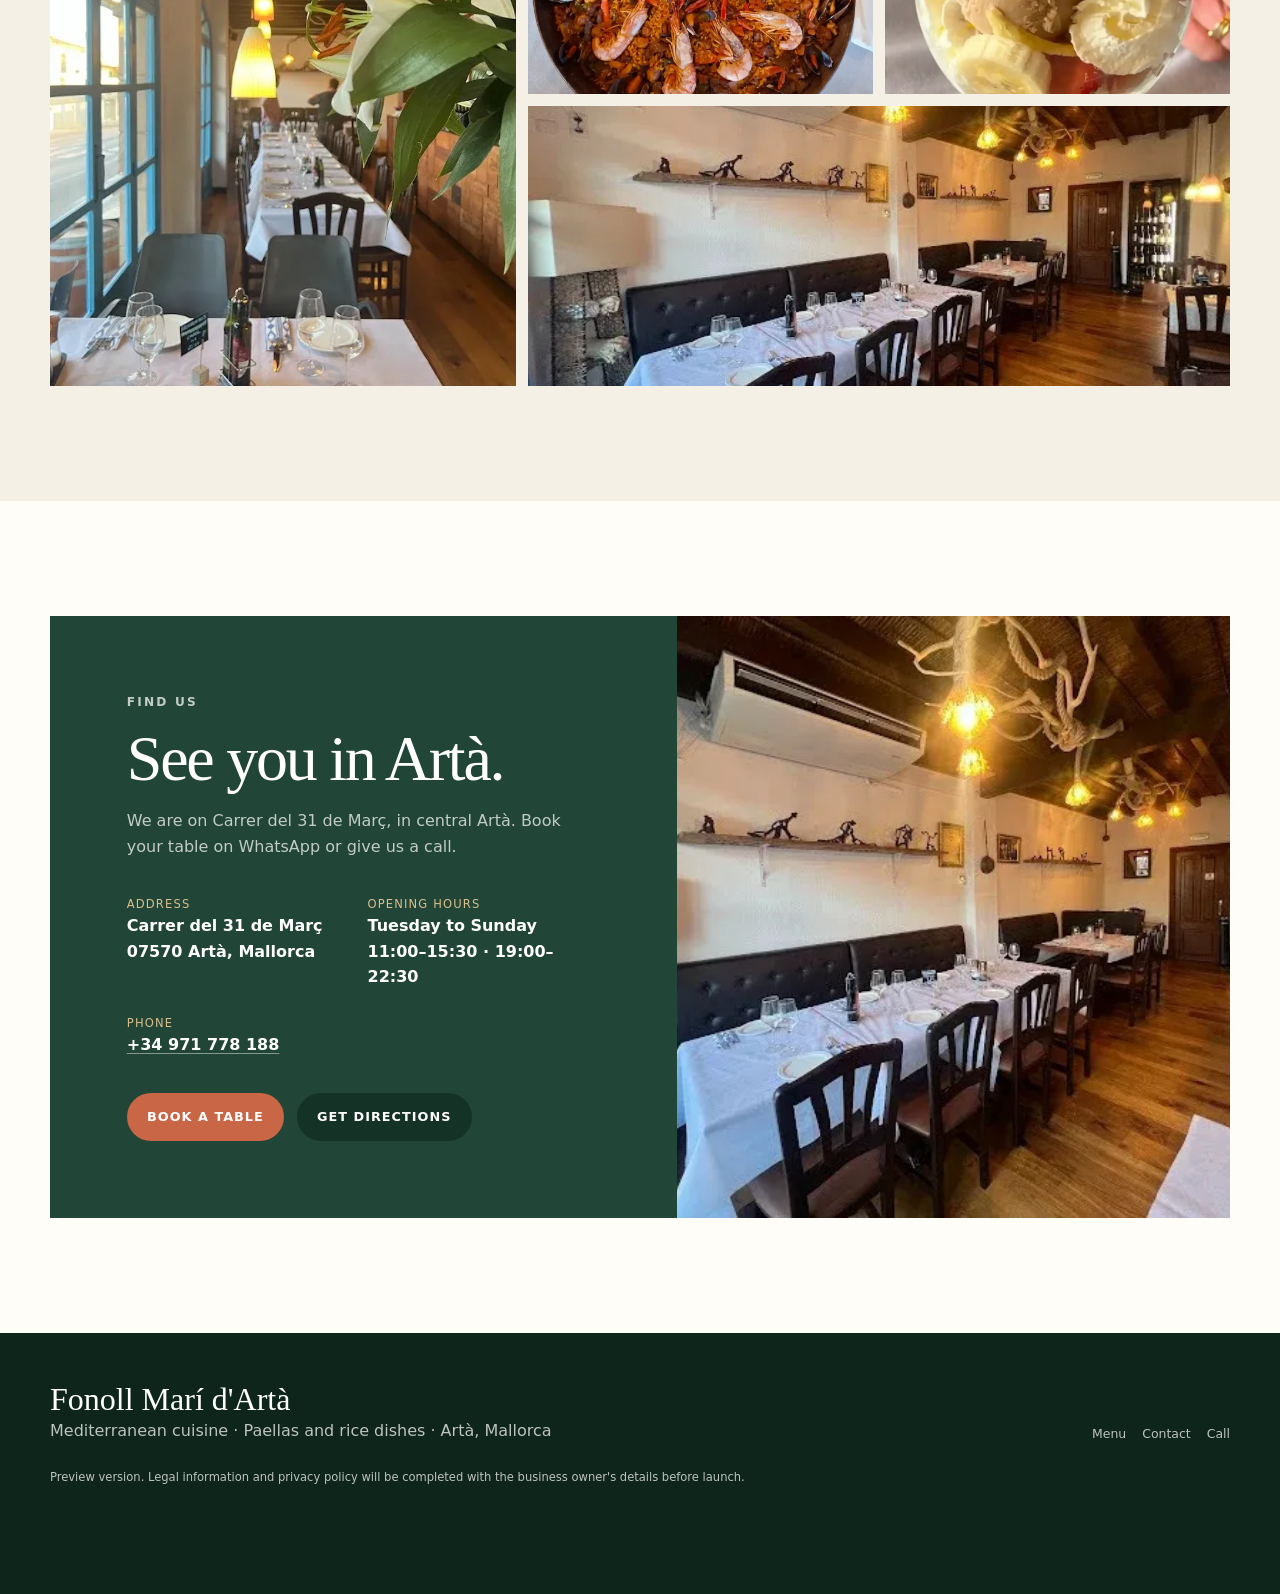
<file: en/index.html>
<!doctype html>
<html lang="en">
<head>
  <meta charset="utf-8"><meta name="viewport" content="width=device-width, initial-scale=1"><meta name="robots" content="noindex,nofollow">
  <title>Paella &amp; Mediterranean food in Artà | Fonoll Marí</title>
  <meta name="description" content="Paellas, rice dishes and Mediterranean cuisine in Artà, Mallorca. Family-run restaurant with outdoor seating, takeaway and WhatsApp bookings.">
  <link rel="canonical" href="https://www.fonollmaridarta.com/en/"><link rel="alternate" hreflang="es" href="https://www.fonollmaridarta.com/es/"><link rel="alternate" hreflang="en" href="https://www.fonollmaridarta.com/en/"><link rel="alternate" hreflang="de" href="https://www.fonollmaridarta.com/de/"><link rel="alternate" hreflang="x-default" href="https://www.fonollmaridarta.com/es/">
  <meta property="og:title" content="Fonoll Marí d'Artà — Paella and Mediterranean cuisine"><meta property="og:description" content="Freshly cooked rice dishes, Mediterranean food and a warm family welcome in the heart of Artà."><meta property="og:image" content="https://www.fonollmaridarta.com/assets/images/paella-marisco.webp"><meta property="og:type" content="restaurant">
  <link rel="icon" type="image/png" href="../assets/images/fonoll.png"><link rel="stylesheet" href="../assets/styles.css">
  <script type="application/ld+json">{"@context":"https://schema.org","@type":"Restaurant","@id":"https://www.fonollmaridarta.com/#restaurant","name":"Fonoll Marí d'Artà","url":"https://www.fonollmaridarta.com/","telephone":"+34971778188","image":["https://www.fonollmaridarta.com/assets/images/paella-marisco.webp","https://www.fonollmaridarta.com/assets/images/interior-comedor.webp"],"servesCuisine":["Mediterranean","Mallorcan","Paella and rice dishes"],"priceRange":"€€","acceptsReservations":true,"hasMenu":"https://www.fonollmaridarta.com/en/#menu","address":{"@type":"PostalAddress","streetAddress":"Carrer del 31 de Març","postalCode":"07570","addressLocality":"Artà","addressRegion":"Balearic Islands","addressCountry":"ES"},"openingHoursSpecification":[{"@type":"OpeningHoursSpecification","dayOfWeek":["Tuesday","Wednesday","Thursday","Friday","Saturday","Sunday"],"opens":"11:00","closes":"15:30"},{"@type":"OpeningHoursSpecification","dayOfWeek":["Tuesday","Wednesday","Thursday","Friday","Saturday","Sunday"],"opens":"19:00","closes":"22:30"}]}</script>
</head>
<body>
  <a class="skip-link" href="#content">Skip to content</a>
  <header class="site-header"><nav class="nav" aria-label="Main navigation"><a class="brand" href="#home"><img class="brand-logo" src="../assets/images/logo.png" alt="Fonoll Marí d'Artà"></a><button class="menu-toggle" type="button" aria-expanded="false" aria-controls="nav-links">Menu</button><div class="nav-links" id="nav-links"><a href="#restaurant">Restaurant</a><a href="#specialities">Specialities</a><a href="#menu">Menu</a><a href="#visit">Visit us</a><a class="nav-cta" href="../reservar/?lang=en">Book</a><span class="language-switcher" aria-label="Language"><a href="../es/">ES</a><a href="../en/" aria-current="page">EN</a><a href="../de/">DE</a></span></div></nav></header>
  <main id="content">
    <section class="hero" id="home"><div class="hero-content"><p class="eyebrow">Artà · Mallorca</p><h1>The Mediterranean, made for sharing.</h1><p class="hero-lead">Freshly cooked paellas and rice dishes, Mediterranean recipes and the warm welcome of a family-run restaurant in the heart of Artà.</p><div class="button-row"><a class="button" href="../reservar/?lang=en">Book a table</a><a class="button secondary" href="#menu">View menu</a></div><p class="hero-note">Open Tuesday to Sunday · Lunch and dinner</p></div></section>
    <section class="section paper" id="restaurant"><div class="container intro-grid"><div class="photo-stack"><img class="photo-large" src="../assets/images/interior-bar.webp" alt="Entrance and dining room at Fonoll Marí d'Artà" loading="lazy"><img class="photo-small" src="../assets/images/interior-comedor.webp" alt="Restaurant bar and warm interior" loading="lazy"></div><div class="intro-copy"><p class="eyebrow">Welcome</p><h2>Honest food, leisurely meals.</h2><p>Fonoll Marí d'Artà is a family project created to share fresh, approachable Mediterranean cooking rooted in tradition. Every dish leaves our kitchen with the care we would give to guests in our own home.</p><p>Find us in Artà, Mallorca: a welcoming place for family lunches, dinners with friends and discovering the flavours of the island.</p><div class="button-row"><a class="button dark" href="#visit">Get directions</a></div></div></div></section>
    <section class="section dark" id="specialities"><div class="container"><div class="section-heading"><div><p class="eyebrow">Our kitchen</p><h2>Rice dishes with a taste of Mallorca.</h2></div><p>Our paellas, fideuás and rice dishes are cooked to order and served for sharing. Good produce, fire and time.</p></div><div class="dish-grid"><figure class="dish-card"><img src="../assets/images/paella-mixta-nueva.webp" alt="Mixed paella" loading="lazy"><figcaption><span>Made to share</span><h3>Mixed paella</h3></figcaption></figure><figure class="dish-card"><img src="../assets/images/fideua.webp" alt="Mixed seafood fideuá" loading="lazy"><figcaption><span>Cooked to order</span><h3>Mixed fideuá</h3></figcaption></figure><figure class="dish-card"><img src="../assets/images/arroz-negro.webp" alt="Black rice with seafood" loading="lazy"><figcaption><span>Deep flavour</span><h3>Black rice</h3></figcaption></figure><figure class="dish-card"><img src="../assets/images/paella-marisco.webp" alt="Seafood paella" loading="lazy"><figcaption><span>From the Mediterranean</span><h3>Seafood paella</h3></figcaption></figure></div></div></section>
    <section class="section paper" id="menu"><div class="container menu-shell"><aside class="menu-aside"><p class="eyebrow">The menu</p><h2>Flavours to share.</h2><p>Prices in euros. Please ask our team about allergens, daily suggestions and availability.</p><p class="menu-note">Paellas, fideuás and rice dishes are for a minimum of 2 people. Price per person.</p><p>We also prepare dishes to collect. <a href="../pedir/?lang=en">Ask us on WhatsApp.</a></p></aside><div class="menu-columns">
      <section class="menu-section"><h3>Bread & sides</h3><div class="menu-item"><span>Bread, alioli and olives</span><span>5.00</span></div><div class="menu-item"><span>Bread</span><span>1.80</span></div><div class="menu-item"><span>Alioli</span><span>1.80</span></div><div class="menu-item"><span>Olives</span><span>1.80</span></div></section>
      <section class="menu-section"><h3>Paellas & rice dishes</h3><p class="menu-subtitle">Minimum 2 people · price per person</p><div class="menu-item"><span>Mixed paella</span><span>19.50</span></div><div class="menu-item"><span>Seafood paella</span><span>22.00</span></div><div class="menu-item"><span>Mixed fideuá (noodles)</span><span>19.50</span></div><div class="menu-item"><span>Seafood fideuá (noodles)</span><span>22.00</span></div><div class="menu-item"><span>Black rice with seafood</span><span>23.00</span></div><div class="menu-item"><span>Lobster rice <small>Pre-order only</small></span><span>Market price</span></div></section>
      <section class="menu-section"><h3>Starters</h3><p class="menu-subtitle">Half / full portion</p><div class="menu-item"><span>Fried fresh anchovies</span><span>8.00 / 13.00</span></div><div class="menu-item"><span>Fried baby squid</span><span>8.00 / 14.00</span></div><div class="menu-item"><span>Andalusian-style fried squid</span><span>18.00</span></div><div class="menu-item"><span>Iberian ham croquettes</span><span>8.00 / 14.00</span></div><div class="menu-item"><span>Garlic prawns</span><span>17.00</span></div><div class="menu-item"><span>Padrón peppers</span><span>7.00</span></div><div class="menu-item"><span>Marinated salmon</span><span>20.00</span></div><div class="menu-item"><span>Grilled king prawns</span><span>18.00</span></div><div class="menu-item"><span>Cheese board</span><span>10.00 / 14.00</span></div><div class="menu-item"><span>Mixed green salad</span><span>10.00</span></div><div class="menu-item"><span>House salad (+ protein)</span><span>13.00</span></div><div class="menu-item"><span>Trampó · Mallorcan tomato salad</span><span>8.00</span></div><div class="menu-item"><span>Galician-style octopus</span><span>23.00</span></div><div class="menu-item"><span>Bacon-wrapped dates</span><span>13.00</span></div></section>
      <section class="menu-section"><h3>Fish</h3><div class="menu-item"><span>Mallorcan-style cod</span><span>24.00</span></div><div class="menu-item"><span>Grilled squid</span><span>20.00</span></div><div class="menu-item"><span>Grilled sea bass</span><span>22.00</span></div></section>
      <section class="menu-section"><h3>Meat</h3><div class="menu-item"><span>Entrecôte</span><span>22.00</span></div><div class="menu-item"><span>Beef tenderloin</span><span>27.00</span></div><div class="menu-item"><span>Lamb chops</span><span>20.00</span></div><div class="menu-item"><span>Breaded chicken breast</span><span>16.00</span></div><div class="menu-item"><span>Iberian pork secreto</span><span>23.00</span></div><div class="menu-item"><span>Peppercorn sauce</span><span>4.50</span></div></section>
      <section class="menu-section"><h3>Homemade desserts</h3><div class="menu-item"><span>Frozen sabayon</span><span>8.00</span></div><div class="menu-item"><span>Cheesecake</span><span>8.00</span></div><div class="menu-item"><span>Gató almond cake with ice cream</span><span>8.00</span></div><div class="menu-item"><span>Lemon sorbet</span><span>8.00</span></div><div class="menu-item"><span>Chocolate coulant</span><span>8.00</span></div></section>
    </div></div></section>
    <section class="section" aria-labelledby="gallery-title"><div class="container"><div class="section-heading"><div><p class="eyebrow">The restaurant</p><h2 id="gallery-title">A quiet corner of Artà.</h2></div><p>Wood, stone and Mediterranean light. Indoor dining room and outdoor seating.</p></div><div class="gallery-grid"><img class="tall" src="../assets/images/interior-1.webp" alt="Dining room at Fonoll Marí" loading="lazy"><img src="../assets/images/paella-marisco.webp" alt="Seafood paella served for sharing" loading="lazy"><img src="../assets/images/postre-coulant.webp" alt="Frozen sabayon with fruit" loading="lazy"><img class="wide" src="../assets/images/interior-2.webp" alt="Atmosphere at Fonoll Marí d'Artà" loading="lazy"></div></div></section>
    <section class="section paper" id="visit"><div class="container visit-grid"><div class="visit-copy"><p class="eyebrow">Find us</p><h2>See you in Artà.</h2><p>We are on Carrer del 31 de Març, in central Artà. Book your table on WhatsApp or give us a call.</p><div class="visit-details"><div><span>Address</span><strong>Carrer del 31 de Març<br>07570 Artà, Mallorca</strong></div><div><span>Opening hours</span><strong>Tuesday to Sunday<br>11:00–15:30 · 19:00–22:30</strong></div><div><span>Phone</span><a href="tel:+34971778188" data-track="phone_click"><strong>+34 971 778 188</strong></a></div></div><div class="button-row"><a class="button" href="../reservar/?lang=en">Book a table</a><a class="button dark" data-track="directions_click" href="https://maps.app.goo.gl/YMuphkrYvvt16VRN7">Get directions</a></div></div><div class="visit-image"><img src="../assets/images/interior-2.webp" alt="Set dining room at Fonoll Marí d'Artà" loading="lazy"></div></div></section>
  </main>
  <footer class="site-footer"><div class="container"><div class="footer-grid"><div><div class="footer-brand">Fonoll Marí d'Artà</div><div>Mediterranean cuisine · Paellas and rice dishes · Artà, Mallorca</div></div><nav class="footer-links"><a href="#menu">Menu</a><a href="#visit">Contact</a><a href="tel:+34971778188">Call</a></nav></div><p class="legal-note">Preview version. Legal information and privacy policy will be completed with the business owner's details before launch.</p></div></footer>
  <div class="floating-actions"><a href="../reservar/?lang=en">Book</a><a href="#menu">Menu</a></div><aside class="consent" hidden><p>We use optional analytics to understand how the website is used. It will not load without your permission.</p><div class="consent-actions"><button class="button dark" data-consent-accept>Accept</button><button class="button" data-consent-reject>Reject</button></div></aside>
  <script src="../assets/config.js"></script><script src="../assets/site.js"></script>
</body>
</html>
</file>
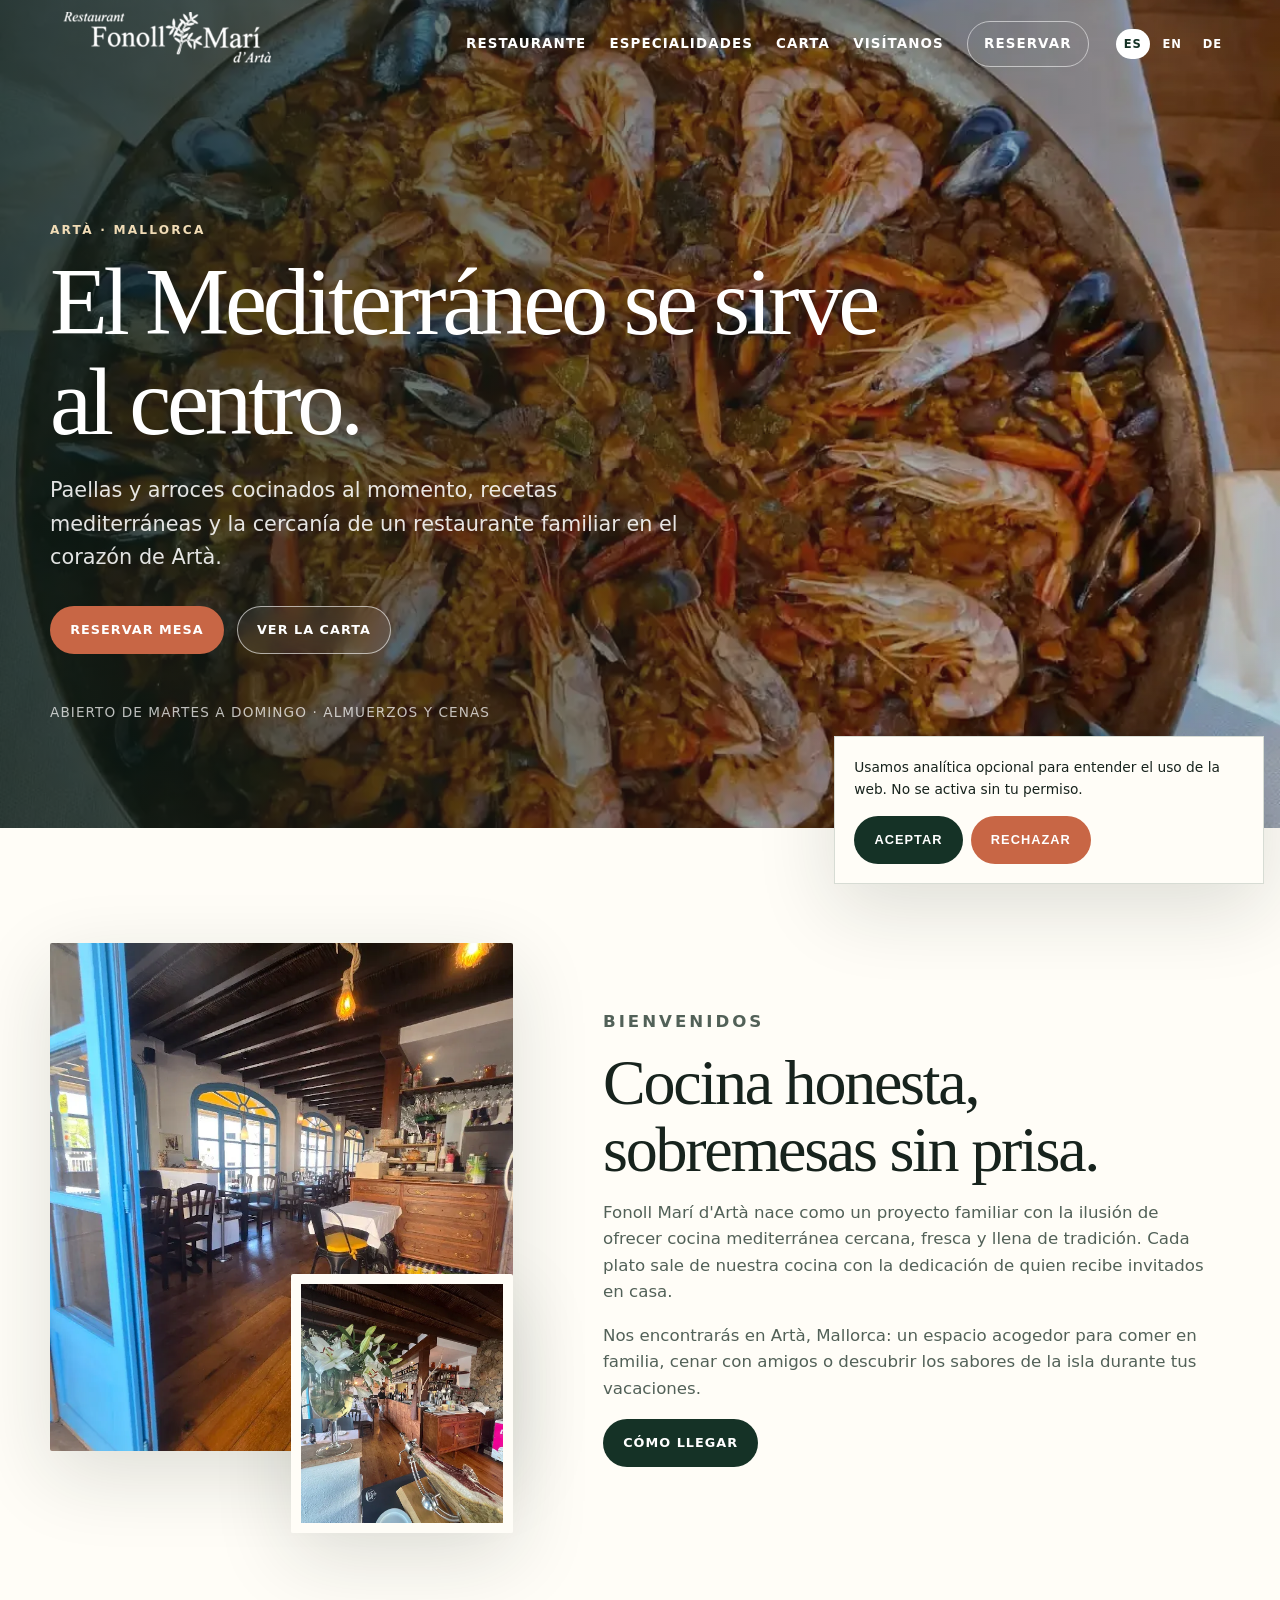
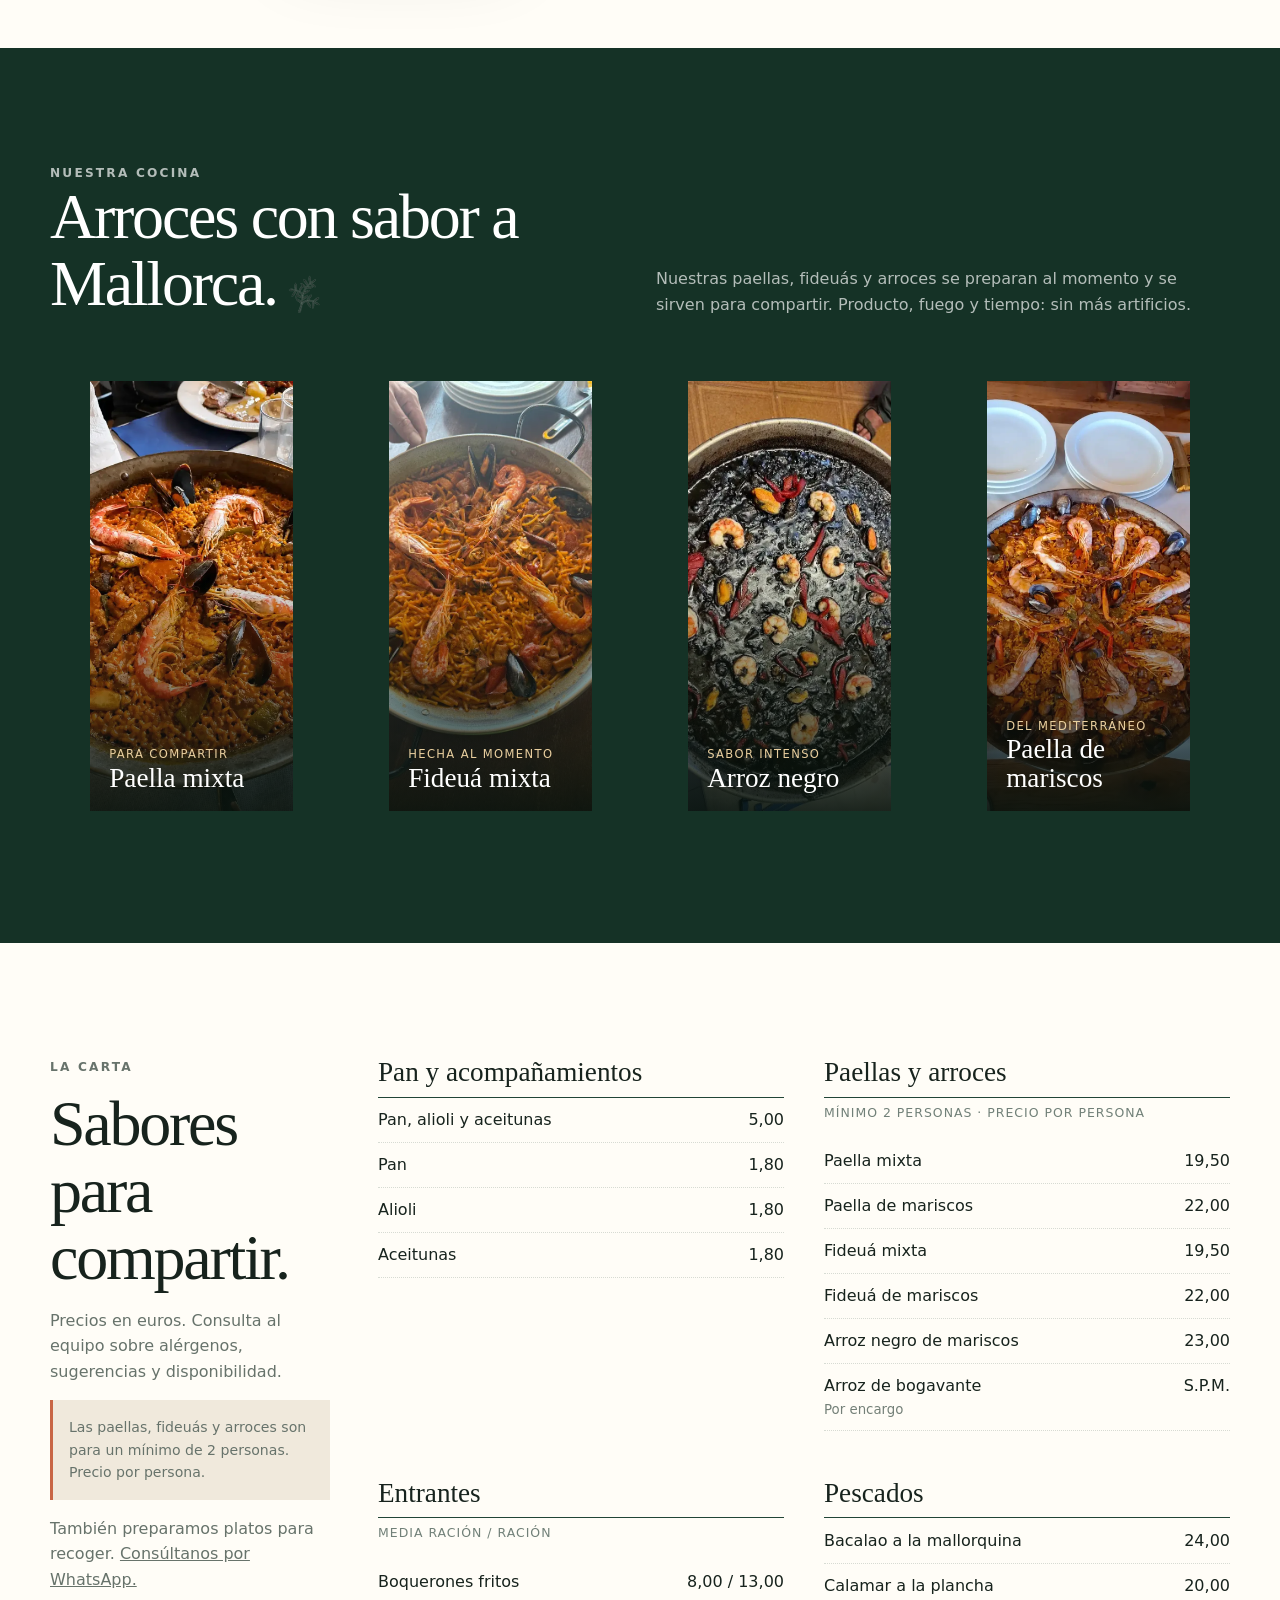
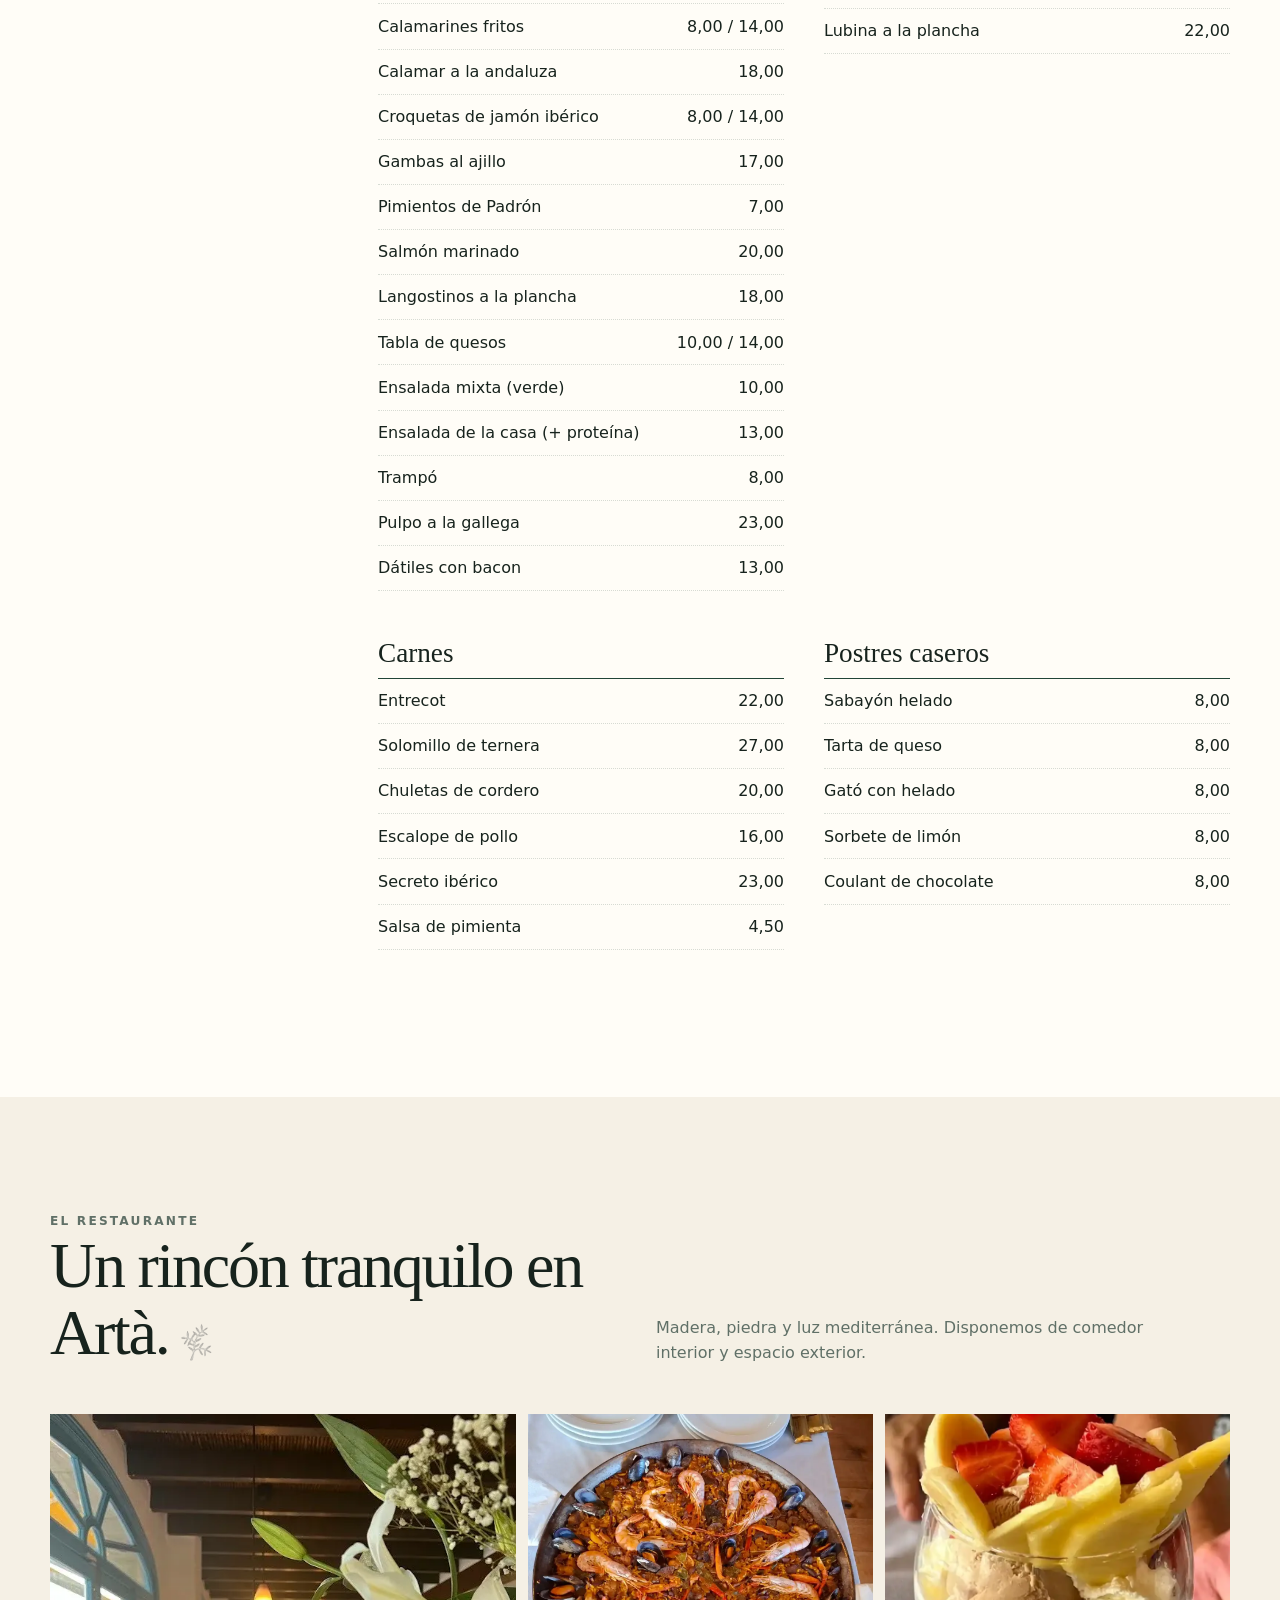
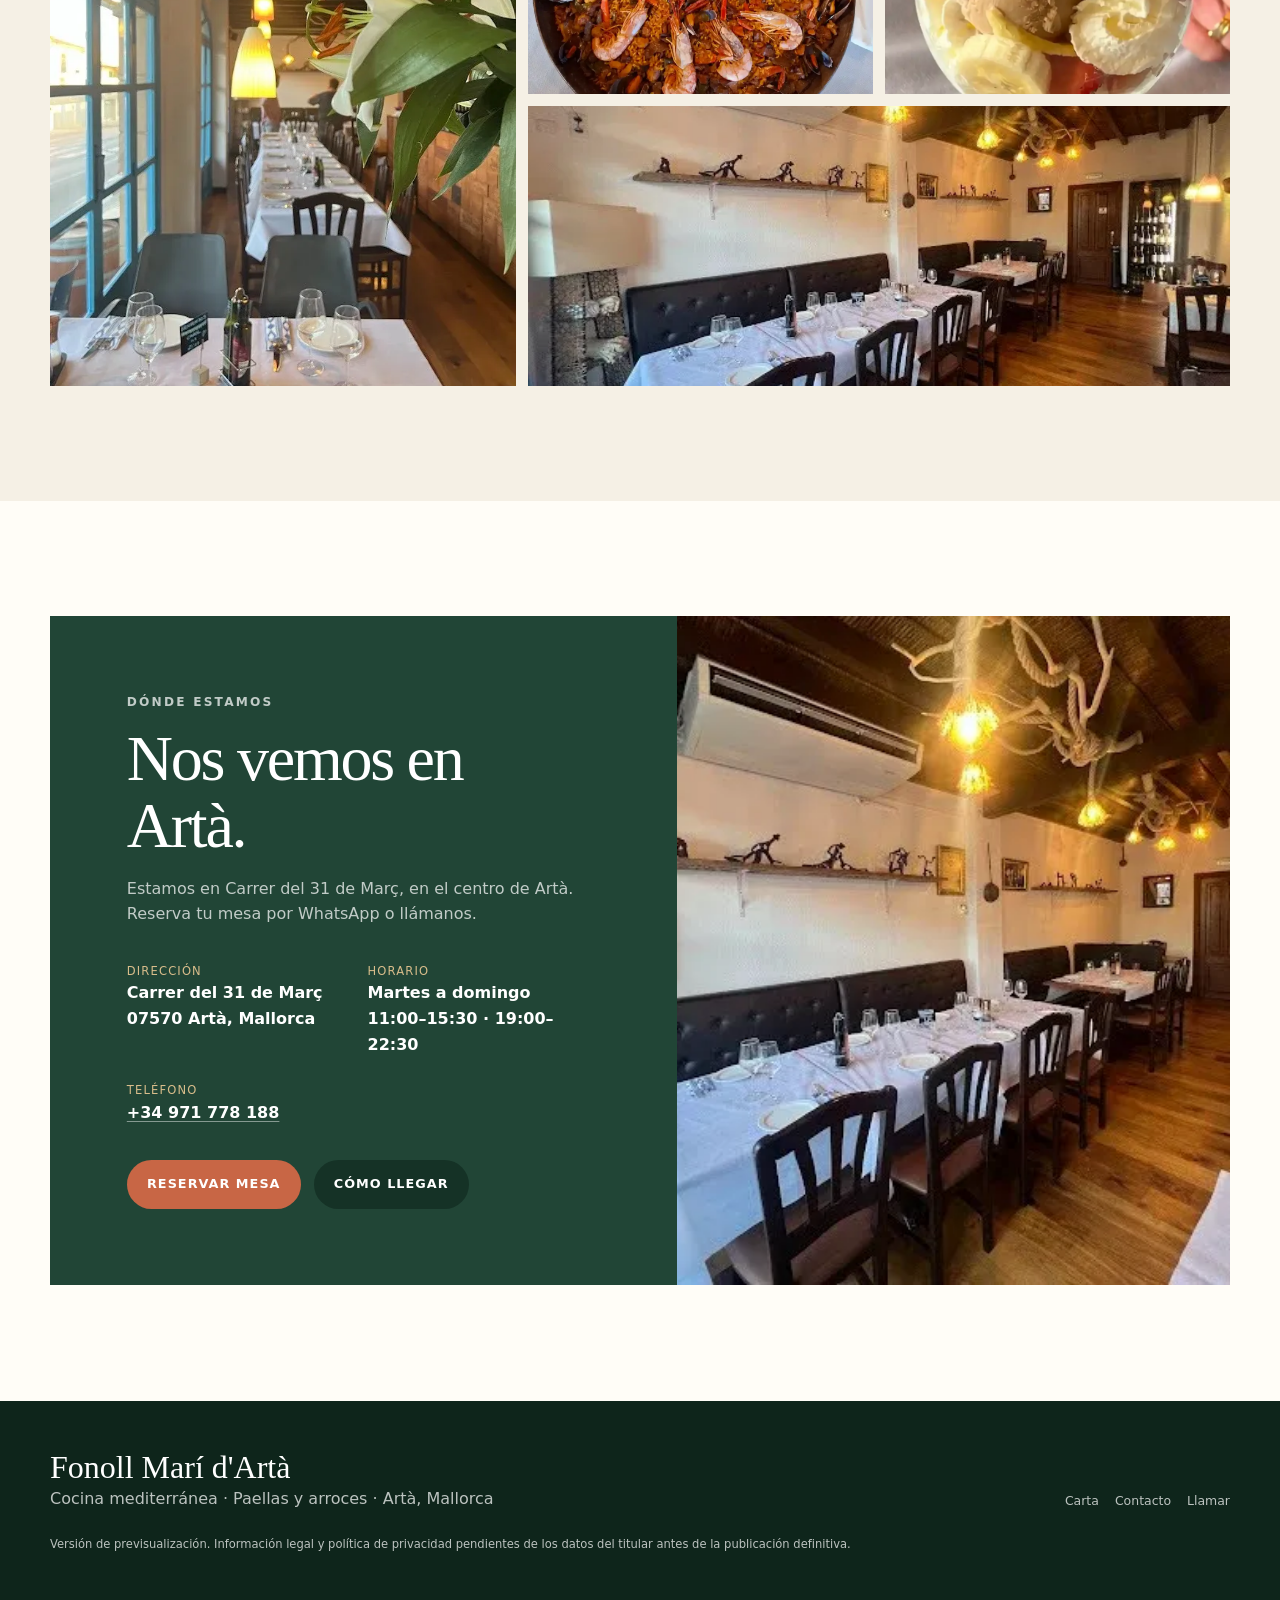
<file: es/index.html>
<!doctype html>
<html lang="es">
<head>
  <meta charset="utf-8">
  <meta name="viewport" content="width=device-width, initial-scale=1">
  <meta name="robots" content="noindex,nofollow">
  <title>Paellas y cocina mediterránea en Artà | Fonoll Marí</title>
  <meta name="description" content="Paellas, arroces y cocina mediterránea en Artà, Mallorca. Restaurante familiar con terraza, comida para llevar y reservas por WhatsApp.">
  <link rel="canonical" href="https://www.fonollmaridarta.com/es/">
  <link rel="alternate" hreflang="es" href="https://www.fonollmaridarta.com/es/">
  <link rel="alternate" hreflang="en" href="https://www.fonollmaridarta.com/en/">
  <link rel="alternate" hreflang="de" href="https://www.fonollmaridarta.com/de/">
  <link rel="alternate" hreflang="x-default" href="https://www.fonollmaridarta.com/es/">
  <meta property="og:title" content="Fonoll Marí d'Artà — Paellas y cocina mediterránea">
  <meta property="og:description" content="Arroces cocinados al momento, cocina mediterránea y trato familiar en el corazón de Artà.">
  <meta property="og:image" content="https://www.fonollmaridarta.com/assets/images/paella-marisco.webp">
  <meta property="og:type" content="restaurant">
  <link rel="icon" type="image/png" href="../assets/images/fonoll.png">
  <link rel="stylesheet" href="../assets/styles.css">
  <script type="application/ld+json">
  {
    "@context": "https://schema.org",
    "@type": "Restaurant",
    "@id": "https://www.fonollmaridarta.com/#restaurant",
    "name": "Fonoll Marí d'Artà",
    "url": "https://www.fonollmaridarta.com/",
    "telephone": "+34971778188",
    "image": ["https://www.fonollmaridarta.com/assets/images/paella-marisco.webp", "https://www.fonollmaridarta.com/assets/images/interior-comedor.webp"],
    "servesCuisine": ["Mediterránea", "Mallorquina", "Paellas y arroces"],
    "priceRange": "€€",
    "acceptsReservations": true,
    "hasMenu": "https://www.fonollmaridarta.com/es/#carta",
    "address": {
      "@type": "PostalAddress",
      "streetAddress": "Carrer del 31 de Març",
      "postalCode": "07570",
      "addressLocality": "Artà",
      "addressRegion": "Illes Balears",
      "addressCountry": "ES"
    },
    "openingHoursSpecification": [{
      "@type": "OpeningHoursSpecification",
      "dayOfWeek": ["Tuesday", "Wednesday", "Thursday", "Friday", "Saturday", "Sunday"],
      "opens": "11:00",
      "closes": "15:30"
    }, {
      "@type": "OpeningHoursSpecification",
      "dayOfWeek": ["Tuesday", "Wednesday", "Thursday", "Friday", "Saturday", "Sunday"],
      "opens": "19:00",
      "closes": "22:30"
    }]
  }
  </script>
</head>
<body>
  <a class="skip-link" href="#contenido">Saltar al contenido</a>
  <header class="site-header">
    <nav class="nav" aria-label="Navegación principal">
      <a class="brand" href="#inicio" aria-label="Fonoll Marí d'Artà, inicio"><img class="brand-logo" src="../assets/images/logo.png" alt="Fonoll Marí d'Artà"></a>
      <button class="menu-toggle" type="button" aria-expanded="false" aria-controls="nav-links">Menú</button>
      <div class="nav-links" id="nav-links">
        <a href="#restaurante">Restaurante</a><a href="#especialidades">Especialidades</a><a href="#carta">Carta</a><a href="#visitanos">Visítanos</a>
        <a class="nav-cta" href="../reservar/">Reservar</a>
        <span class="language-switcher" aria-label="Idioma"><a href="../es/" aria-current="page">ES</a><a href="../en/">EN</a><a href="../de/">DE</a></span>
      </div>
    </nav>
  </header>

  <main id="contenido">
    <section class="hero" id="inicio">
      <div class="hero-content">
        <p class="eyebrow">Artà · Mallorca</p>
        <h1>El Mediterráneo se sirve al centro.</h1>
        <p class="hero-lead">Paellas y arroces cocinados al momento, recetas mediterráneas y la cercanía de un restaurante familiar en el corazón de Artà.</p>
        <div class="button-row"><a class="button" href="../reservar/">Reservar mesa</a><a class="button secondary" href="#carta">Ver la carta</a></div>
        <p class="hero-note">Abierto de martes a domingo · Almuerzos y cenas</p>
      </div>
    </section>

    <section class="section paper" id="restaurante">
      <div class="container intro-grid">
        <div class="photo-stack"><img class="photo-large" src="../assets/images/interior-bar.webp" alt="Entrada y comedor de Fonoll Marí d'Artà" loading="lazy"><img class="photo-small" src="../assets/images/interior-comedor.webp" alt="Barra y ambiente interior del restaurante" loading="lazy"></div>
        <div class="intro-copy"><p class="eyebrow">Bienvenidos</p><h2>Cocina honesta, sobremesas sin prisa.</h2><p>Fonoll Marí d'Artà nace como un proyecto familiar con la ilusión de ofrecer cocina mediterránea cercana, fresca y llena de tradición. Cada plato sale de nuestra cocina con la dedicación de quien recibe invitados en casa.</p><p>Nos encontrarás en Artà, Mallorca: un espacio acogedor para comer en familia, cenar con amigos o descubrir los sabores de la isla durante tus vacaciones.</p><div class="button-row"><a class="button dark" href="#visitanos">Cómo llegar</a></div></div>
      </div>
    </section>

    <section class="section dark" id="especialidades">
      <div class="container">
        <div class="section-heading"><div><p class="eyebrow">Nuestra cocina</p><h2>Arroces con sabor a Mallorca.</h2></div><p>Nuestras paellas, fideuás y arroces se preparan al momento y se sirven para compartir. Producto, fuego y tiempo: sin más artificios.</p></div>
        <div class="dish-grid">
          <figure class="dish-card"><img src="../assets/images/paella-mixta-nueva.webp" alt="Paella mixta de Fonoll Marí" loading="lazy"><figcaption><span>Para compartir</span><h3>Paella mixta</h3></figcaption></figure>
          <figure class="dish-card"><img src="../assets/images/fideua.webp" alt="Fideuá mixta con marisco" loading="lazy"><figcaption><span>Hecha al momento</span><h3>Fideuá mixta</h3></figcaption></figure>
          <figure class="dish-card"><img src="../assets/images/arroz-negro.webp" alt="Arroz negro de mariscos" loading="lazy"><figcaption><span>Sabor intenso</span><h3>Arroz negro</h3></figcaption></figure>
          <figure class="dish-card"><img src="../assets/images/paella-marisco.webp" alt="Paella de mariscos de Fonoll Marí" loading="lazy"><figcaption><span>Del Mediterráneo</span><h3>Paella de mariscos</h3></figcaption></figure>
        </div>
      </div>
    </section>

    <section class="section paper" id="carta">
      <div class="container menu-shell">
        <aside class="menu-aside"><p class="eyebrow">La carta</p><h2>Sabores para compartir.</h2><p>Precios en euros. Consulta al equipo sobre alérgenos, sugerencias y disponibilidad.</p><p class="menu-note">Las paellas, fideuás y arroces son para un mínimo de 2 personas. Precio por persona.</p><p>También preparamos platos para recoger. <a href="../pedir/">Consúltanos por WhatsApp.</a></p></aside>
        <div class="menu-columns">
          <section class="menu-section"><h3>Pan y acompañamientos</h3><div class="menu-item"><span>Pan, alioli y aceitunas</span><span>5,00</span></div><div class="menu-item"><span>Pan</span><span>1,80</span></div><div class="menu-item"><span>Alioli</span><span>1,80</span></div><div class="menu-item"><span>Aceitunas</span><span>1,80</span></div></section>
          <section class="menu-section"><h3>Paellas y arroces</h3><p class="menu-subtitle">Mínimo 2 personas · precio por persona</p><div class="menu-item"><span>Paella mixta</span><span>19,50</span></div><div class="menu-item"><span>Paella de mariscos</span><span>22,00</span></div><div class="menu-item"><span>Fideuá mixta</span><span>19,50</span></div><div class="menu-item"><span>Fideuá de mariscos</span><span>22,00</span></div><div class="menu-item"><span>Arroz negro de mariscos</span><span>23,00</span></div><div class="menu-item"><span>Arroz de bogavante <small>Por encargo</small></span><span>S.P.M.</span></div></section>
          <section class="menu-section"><h3>Entrantes</h3><p class="menu-subtitle">Media ración / ración</p><div class="menu-item"><span>Boquerones fritos</span><span>8,00 / 13,00</span></div><div class="menu-item"><span>Calamarines fritos</span><span>8,00 / 14,00</span></div><div class="menu-item"><span>Calamar a la andaluza</span><span>18,00</span></div><div class="menu-item"><span>Croquetas de jamón ibérico</span><span>8,00 / 14,00</span></div><div class="menu-item"><span>Gambas al ajillo</span><span>17,00</span></div><div class="menu-item"><span>Pimientos de Padrón</span><span>7,00</span></div><div class="menu-item"><span>Salmón marinado</span><span>20,00</span></div><div class="menu-item"><span>Langostinos a la plancha</span><span>18,00</span></div><div class="menu-item"><span>Tabla de quesos</span><span>10,00 / 14,00</span></div><div class="menu-item"><span>Ensalada mixta (verde)</span><span>10,00</span></div><div class="menu-item"><span>Ensalada de la casa (+ proteína)</span><span>13,00</span></div><div class="menu-item"><span>Trampó</span><span>8,00</span></div><div class="menu-item"><span>Pulpo a la gallega</span><span>23,00</span></div><div class="menu-item"><span>Dátiles con bacon</span><span>13,00</span></div></section>
          <section class="menu-section"><h3>Pescados</h3><div class="menu-item"><span>Bacalao a la mallorquina</span><span>24,00</span></div><div class="menu-item"><span>Calamar a la plancha</span><span>20,00</span></div><div class="menu-item"><span>Lubina a la plancha</span><span>22,00</span></div></section>
          <section class="menu-section"><h3>Carnes</h3><div class="menu-item"><span>Entrecot</span><span>22,00</span></div><div class="menu-item"><span>Solomillo de ternera</span><span>27,00</span></div><div class="menu-item"><span>Chuletas de cordero</span><span>20,00</span></div><div class="menu-item"><span>Escalope de pollo</span><span>16,00</span></div><div class="menu-item"><span>Secreto ibérico</span><span>23,00</span></div><div class="menu-item"><span>Salsa de pimienta</span><span>4,50</span></div></section>
          <section class="menu-section"><h3>Postres caseros</h3><div class="menu-item"><span>Sabayón helado</span><span>8,00</span></div><div class="menu-item"><span>Tarta de queso</span><span>8,00</span></div><div class="menu-item"><span>Gató con helado</span><span>8,00</span></div><div class="menu-item"><span>Sorbete de limón</span><span>8,00</span></div><div class="menu-item"><span>Coulant de chocolate</span><span>8,00</span></div></section>
        </div>
      </div>
    </section>

    <section class="section" aria-labelledby="galeria-titulo"><div class="container"><div class="section-heading"><div><p class="eyebrow">El restaurante</p><h2 id="galeria-titulo">Un rincón tranquilo en Artà.</h2></div><p>Madera, piedra y luz mediterránea. Disponemos de comedor interior y espacio exterior.</p></div><div class="gallery-grid"><img class="tall" src="../assets/images/interior-1.webp" alt="Comedor interior de Fonoll Marí" loading="lazy"><img src="../assets/images/paella-marisco.webp" alt="Paella de mariscos servida para compartir" loading="lazy"><img src="../assets/images/postre-coulant.webp" alt="Sabayón helado con fruta" loading="lazy"><img class="wide" src="../assets/images/interior-2.webp" alt="Ambiente del restaurante Fonoll Marí d'Artà" loading="lazy"></div></div></section>

    <section class="section paper" id="visitanos"><div class="container visit-grid"><div class="visit-copy"><p class="eyebrow">Dónde estamos</p><h2>Nos vemos en Artà.</h2><p>Estamos en Carrer del 31 de Març, en el centro de Artà. Reserva tu mesa por WhatsApp o llámanos.</p><div class="visit-details"><div><span>Dirección</span><strong>Carrer del 31 de Març<br>07570 Artà, Mallorca</strong></div><div><span>Horario</span><strong>Martes a domingo<br>11:00–15:30 · 19:00–22:30</strong></div><div><span>Teléfono</span><a href="tel:+34971778188" data-track="phone_click"><strong>+34 971 778 188</strong></a></div></div><div class="button-row"><a class="button" href="../reservar/">Reservar mesa</a><a class="button dark" data-track="directions_click" href="https://maps.app.goo.gl/YMuphkrYvvt16VRN7">Cómo llegar</a></div></div><div class="visit-image"><img src="../assets/images/interior-2.webp" alt="Comedor preparado de Fonoll Marí d'Artà" loading="lazy"></div></div></section>
  </main>

  <footer class="site-footer"><div class="container"><div class="footer-grid"><div><div class="footer-brand">Fonoll Marí d'Artà</div><div>Cocina mediterránea · Paellas y arroces · Artà, Mallorca</div></div><nav class="footer-links" aria-label="Enlaces de pie"><a href="#carta">Carta</a><a href="#visitanos">Contacto</a><a href="tel:+34971778188">Llamar</a></nav></div><p class="legal-note">Versión de previsualización. Información legal y política de privacidad pendientes de los datos del titular antes de la publicación definitiva.</p></div></footer>
  <div class="floating-actions"><a href="../reservar/">Reservar</a><a href="#carta">Ver carta</a></div>
  <aside class="consent" hidden aria-label="Preferencias de privacidad"><p>Usamos analítica opcional para entender el uso de la web. No se activa sin tu permiso.</p><div class="consent-actions"><button class="button dark" data-consent-accept>Aceptar</button><button class="button" data-consent-reject>Rechazar</button></div></aside>
  <script src="../assets/config.js"></script><script src="../assets/site.js"></script>
</body>
</html>
</file>
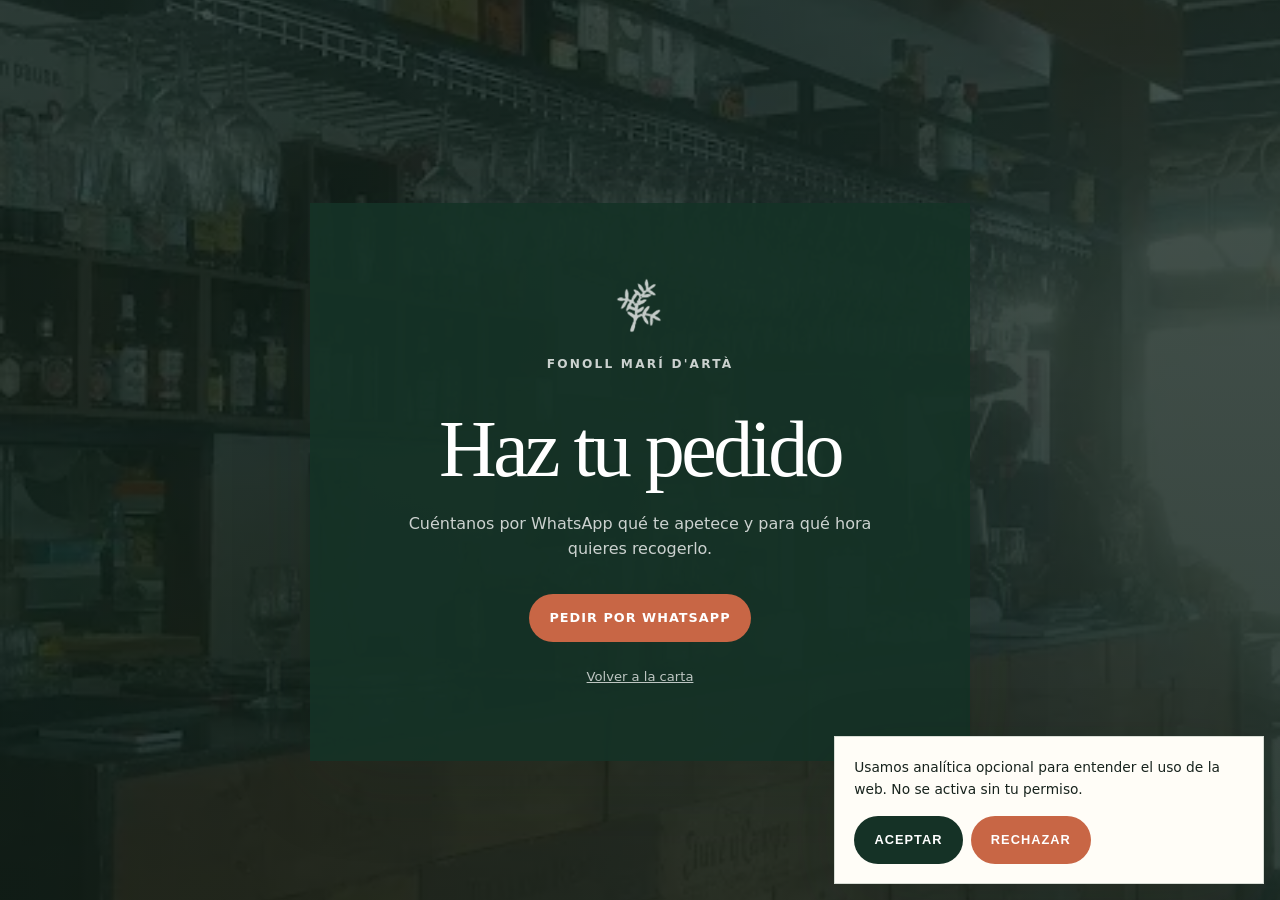
<file: pedir/index.html>
<!doctype html>
<html lang="es">
<head>
  <meta charset="utf-8">
  <meta name="viewport" content="width=device-width, initial-scale=1">
  <meta name="robots" content="noindex,nofollow">
  <title>Haz tu pedido | Fonoll Marí d'Artà</title>
  <meta name="description" content="Haz tu pedido para recoger en Fonoll Marí d'Artà por WhatsApp.">
  <link rel="icon" type="image/png" href="../assets/images/fonoll.png">
  <link rel="stylesheet" href="../assets/styles.css">
</head>
<body data-mode="order">
  <main class="action-page">
    <section class="action-card">
      <img class="action-mark" src="../assets/images/fonoll.png" alt="">
      <p class="eyebrow">Fonoll Marí d'Artà</p>
      <h1 data-action-title>Haz tu pedido</h1>
      <p data-action-copy>Cuéntanos por WhatsApp qué te apetece y para qué hora quieres recogerlo.</p>
      <div class="button-row"><a class="button" data-action-button data-track="whatsapp_takeaway" href="https://wa.me/34636483141">Pedir por WhatsApp</a></div>
      <a class="action-back" data-action-back href="../es/#carta">Volver a la carta</a>
    </section>
  </main>
  <aside class="consent" hidden aria-label="Preferencias de privacidad"><p>Usamos analítica opcional para entender el uso de la web. No se activa sin tu permiso.</p><div class="consent-actions"><button class="button dark" data-consent-accept>Aceptar</button><button class="button" data-consent-reject>Rechazar</button></div></aside>
  <script src="../assets/config.js"></script><script src="../assets/site.js"></script><script src="../assets/action.js"></script>
</body>
</html>
</file>
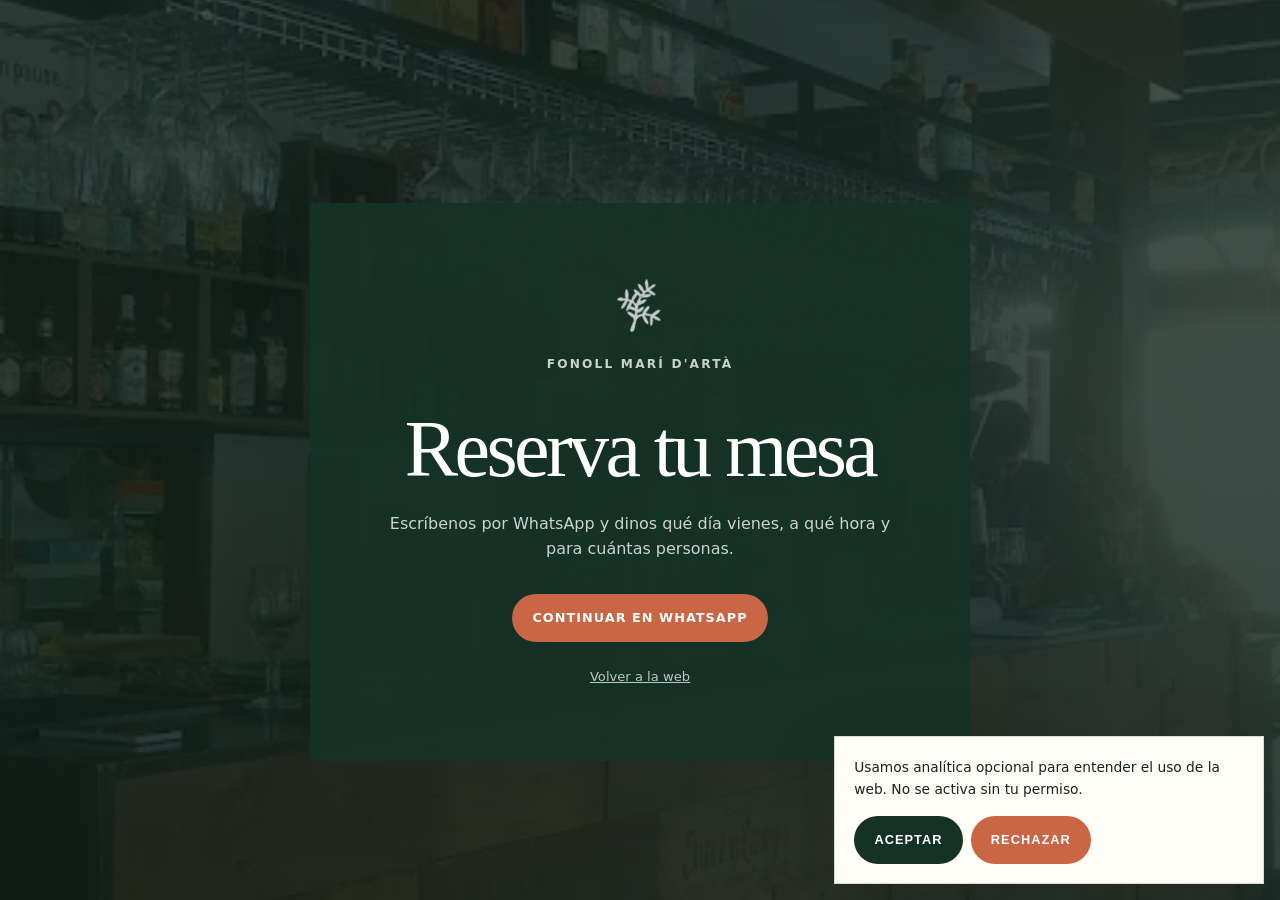
<file: reservar/index.html>
<!doctype html>
<html lang="es">
<head>
  <meta charset="utf-8">
  <meta name="viewport" content="width=device-width, initial-scale=1">
  <meta name="robots" content="noindex,nofollow">
  <title>Reserva tu mesa | Fonoll Marí d'Artà</title>
  <meta name="description" content="Reserva tu mesa en Fonoll Marí d'Artà por WhatsApp.">
  <link rel="icon" type="image/png" href="../assets/images/fonoll.png">
  <link rel="stylesheet" href="../assets/styles.css">
</head>
<body data-mode="reserve">
  <main class="action-page">
    <section class="action-card">
      <img class="action-mark" src="../assets/images/fonoll.png" alt="">
      <p class="eyebrow">Fonoll Marí d'Artà</p>
      <h1 data-action-title>Reserva tu mesa</h1>
      <p data-action-copy>Escríbenos por WhatsApp y dinos qué día vienes, a qué hora y para cuántas personas.</p>
      <div class="button-row"><a class="button" data-action-button data-track="whatsapp_reservation" href="https://wa.me/34636483141">Continuar en WhatsApp</a></div>
      <a class="action-back" data-action-back href="../es/">Volver a la web</a>
    </section>
  </main>
  <aside class="consent" hidden aria-label="Preferencias de privacidad"><p>Usamos analítica opcional para entender el uso de la web. No se activa sin tu permiso.</p><div class="consent-actions"><button class="button dark" data-consent-accept>Aceptar</button><button class="button" data-consent-reject>Rechazar</button></div></aside>
  <script src="../assets/config.js"></script><script src="../assets/site.js"></script><script src="../assets/action.js"></script>
</body>
</html>
</file>
<file: assets/styles.css>
:root {
  --ink: #17231d;
  --forest: #214536;
  --forest-dark: #153226;
  --sage: #718372;
  --cream: #f5f0e5;
  --paper: #fffdf7;
  --sand: #d8c39d;
  --coral: #c86645;
  --line: rgba(33, 69, 54, .18);
  --shadow: 0 24px 80px rgba(20, 37, 29, .14);
  --serif: Georgia, "Times New Roman", serif;
  --sans: Inter, ui-sans-serif, system-ui, -apple-system, BlinkMacSystemFont, "Segoe UI", sans-serif;
}

* { box-sizing: border-box; }
html { scroll-behavior: smooth; }
body {
  margin: 0;
  overflow-x: hidden;
  color: var(--ink);
  background: var(--cream);
  font-family: var(--sans);
  line-height: 1.6;
  -webkit-font-smoothing: antialiased;
}
body.nav-open { overflow: hidden; }
img { display: block; width: 100%; }
a { color: inherit; }
button, a { -webkit-tap-highlight-color: transparent; }

.skip-link {
  position: fixed;
  left: 1rem;
  top: -5rem;
  z-index: 100;
  padding: .8rem 1rem;
  background: var(--paper);
  border-radius: 999px;
}
.skip-link:focus { top: 1rem; }

.site-header {
  position: fixed;
  inset: 0 0 auto;
  z-index: 50;
  color: white;
  transition: background .25s ease, box-shadow .25s ease;
}
.site-header.scrolled { background: rgba(21, 50, 38, .96); box-shadow: 0 8px 30px rgba(0, 0, 0, .15); }
.nav {
  width: min(1180px, calc(100% - 2rem));
  height: 88px;
  margin: auto;
  display: flex;
  align-items: center;
  justify-content: space-between;
  gap: 1.5rem;
}
.brand { display: flex; align-items: center; text-decoration: none; }
.brand-logo {
  width: 230px;
  height: 65px;
  object-fit: cover;
  object-position: center 58%;
  filter: brightness(0) invert(1);
}
.nav-links { display: flex; align-items: center; gap: 1.45rem; }
.nav-links a { font-size: .84rem; font-weight: 700; letter-spacing: .08em; text-decoration: none; text-transform: uppercase; }
.nav-links a:hover { color: #ecd9b2; }
.nav-cta { padding: .72rem 1rem; border: 1px solid rgba(255,255,255,.55); border-radius: 999px; }
.language-switcher { display: flex; gap: .3rem; margin-left: .25rem; }
.language-switcher a { padding: .38rem .5rem; border-radius: 999px; font-size: .72rem; }
.language-switcher a[aria-current="page"] { background: white; color: var(--forest-dark); }
.menu-toggle { display: none; border: 0; background: transparent; color: white; font: 700 .8rem var(--sans); letter-spacing: .08em; text-transform: uppercase; }

.hero {
  min-height: 92svh;
  display: grid;
  grid-template-columns: minmax(0, 1fr);
  align-items: end;
  color: white;
  background:
    linear-gradient(90deg, rgba(12, 29, 22, .82) 0%, rgba(12, 29, 22, .45) 55%, rgba(12, 29, 22, .16) 100%),
    url("images/paella-marisco.webp") center 56% / cover;
}
.hero-content {
  width: calc(100% - 2rem);
  max-width: 1180px;
  min-width: 0;
  margin: 0 auto;
  padding: 11rem 0 6.5rem;
}
.eyebrow { margin: 0 0 .8rem; color: var(--coral); font-size: .76rem; font-weight: 800; letter-spacing: .18em; text-transform: uppercase; }
.hero .eyebrow { color: #f1dcb6; }
h1, h2, h3 { margin: 0; font-family: var(--serif); font-weight: 400; line-height: 1.05; }
h1 { max-width: 830px; font-size: clamp(3.1rem, 7.4vw, 7.2rem); letter-spacing: -.045em; }
h2 { font-size: clamp(2.35rem, 5vw, 4.7rem); letter-spacing: -.035em; }
h3 { font-size: 1.7rem; }
.hero-lead { max-width: 650px; margin: 1.4rem 0 2rem; font-size: clamp(1.05rem, 2vw, 1.3rem); color: rgba(255,255,255,.88); }
.button-row { display: flex; flex-wrap: wrap; gap: .8rem; }
.button { display: inline-flex; align-items: center; justify-content: center; min-height: 48px; padding: .8rem 1.2rem; border: 1px solid transparent; border-radius: 999px; background: var(--coral); color: white; font-size: .8rem; font-weight: 800; letter-spacing: .08em; text-decoration: none; text-transform: uppercase; }
.button:hover { filter: brightness(.94); transform: translateY(-1px); }
.button.secondary { border-color: rgba(255,255,255,.6); background: rgba(255,255,255,.08); backdrop-filter: blur(8px); }
.button.dark { background: var(--forest-dark); }
.hero-note { margin: 3rem 0 0; color: rgba(255,255,255,.72); font-size: .85rem; letter-spacing: .08em; text-transform: uppercase; }

.section { padding: clamp(5rem, 9vw, 9rem) 0; }
.section.paper { background: var(--paper); }
.section.dark { background: var(--forest-dark); color: white; }
.container { width: min(1180px, calc(100% - 2rem)); margin: auto; }
.intro-grid { display: grid; grid-template-columns: minmax(0, .85fr) minmax(0, 1.15fr); gap: clamp(2rem, 7vw, 7rem); align-items: center; }
.intro-copy p { max-width: 610px; color: #526158; font-size: 1.04rem; }
.photo-stack { position: relative; min-height: 590px; }
.photo-stack img { position: absolute; object-fit: cover; border-radius: 2px; box-shadow: var(--shadow); }
.photo-stack .photo-large { inset: 0 14% 7% 0; height: 86%; }
.photo-stack .photo-small { right: 0; bottom: 0; width: 48%; height: 44%; border: .65rem solid var(--paper); }

.section-heading { display: grid; grid-template-columns: 1fr 1fr; gap: 2rem; align-items: end; margin-bottom: 3rem; }
.section-heading h2::after { content: ""; display: inline-block; width: 42px; height: 42px; margin-left: .45rem; background: url("images/fonoll.png") center / contain no-repeat; opacity: .36; vertical-align: -.15em; }
.section-heading p { max-width: 550px; margin: 0; color: #607067; }
.dark .section-heading p { color: rgba(255,255,255,.68); }
.dish-grid { display: grid; grid-template-columns: repeat(4, 1fr); gap: 1rem; }
.dish-card { position: relative; min-height: 430px; overflow: hidden; background: #233; }
.dish-card img { height: 100%; min-height: 430px; object-fit: cover; transition: transform .5s ease; }
.dish-card:hover img { transform: scale(1.035); }
.dish-card::after { content: ""; position: absolute; inset: 40% 0 0; background: linear-gradient(transparent, rgba(7,18,13,.9)); }
.dish-card figcaption { position: absolute; z-index: 1; inset: auto 1.2rem 1.2rem; color: white; }
.dish-card figcaption span { display: block; font-size: .72rem; color: #e9cf9f; letter-spacing: .12em; text-transform: uppercase; }

.menu-shell { display: grid; grid-template-columns: 280px 1fr; gap: 3rem; align-items: start; }
.menu-aside { position: sticky; top: 110px; }
.menu-aside p { color: #67736b; }
.menu-note { padding: 1rem; border-left: 3px solid var(--coral); background: #f0e9dc; font-size: .88rem; }
.menu-columns { display: grid; grid-template-columns: 1fr 1fr; gap: 1rem 2.5rem; }
.menu-section { break-inside: avoid; padding: 0 0 2rem; }
.menu-section h3 { padding-bottom: .65rem; border-bottom: 1px solid var(--forest); }
.menu-subtitle { margin: .3rem 0 1rem; color: #718078; font-size: .78rem; text-transform: uppercase; letter-spacing: .08em; }
.menu-item { display: grid; grid-template-columns: 1fr auto; gap: 1rem; padding: .58rem 0; border-bottom: 1px dotted var(--line); }
.menu-item span:last-child { white-space: nowrap; font-variant-numeric: tabular-nums; }
.menu-item small { display: block; color: #748078; }

.gallery-grid { display: grid; grid-template-columns: 1.15fr .85fr .85fr; grid-auto-rows: 280px; gap: .75rem; }
.gallery-grid img { height: 100%; object-fit: cover; }
.gallery-grid .tall { grid-row: span 2; }
.gallery-grid .wide { grid-column: span 2; }

.visit-grid { display: grid; grid-template-columns: 1.05fr .95fr; gap: 1rem; background: var(--forest); color: white; }
.visit-copy { padding: clamp(2rem, 6vw, 5rem); }
.visit-copy p { color: rgba(255,255,255,.72); }
.visit-details { display: grid; grid-template-columns: 1fr 1fr; gap: 1.5rem; margin: 2.2rem 0; }
.visit-details span { display: block; color: #d9bd8b; font-size: .72rem; letter-spacing: .1em; text-transform: uppercase; }
.visit-details a { text-decoration: underline; text-decoration-color: rgba(255,255,255,.45); text-underline-offset: .2em; transition: color .2s ease, text-decoration-color .2s ease; }
.visit-details a:hover, .visit-details a:focus-visible { color: #d9bd8b; text-decoration-color: currentColor; }
.visit-image { position: relative; min-height: 590px; overflow: hidden; }
.visit-image img { position: absolute; inset: 0; width: 100%; height: 100%; object-fit: cover; object-position: center; }

.site-footer { padding: 3rem 0 6rem; background: #0e251b; color: rgba(255,255,255,.72); }
.footer-grid { display: grid; grid-template-columns: 1fr auto; gap: 2rem; align-items: end; }
.footer-brand { color: white; font: 2rem var(--serif); }
.footer-links { display: flex; flex-wrap: wrap; gap: 1rem; }
.footer-links a { font-size: .78rem; text-decoration: none; }
.legal-note { margin-top: 1.5rem; font-size: .72rem; }

.floating-actions { display: none; }
.consent { position: fixed; z-index: 80; right: 1rem; bottom: 1rem; width: min(430px, calc(100% - 2rem)); padding: 1.2rem; background: var(--paper); box-shadow: var(--shadow); border: 1px solid var(--line); }
.consent[hidden] { display: none; }
.consent p { margin: 0 0 1rem; font-size: .86rem; }
.consent-actions { display: flex; gap: .5rem; }

.action-page { min-height: 100svh; display: grid; grid-template-columns: minmax(0, 1fr); place-items: center; padding: 7rem 1rem 3rem; color: white; background: linear-gradient(rgba(12,29,22,.76), rgba(12,29,22,.84)), url("images/interior-terraza.webp") center / cover; }
.action-card { width: 100%; max-width: 660px; min-width: 0; overflow: hidden; padding: clamp(2rem, 7vw, 4.5rem); text-align: center; background: rgba(21,50,38,.93); box-shadow: var(--shadow); }
.action-card .action-mark { width: 54px; margin: 0 auto 1.25rem; filter: brightness(0) invert(1); opacity: .75; }
.action-card h1 { max-width: 100%; font-size: clamp(2.25rem, 8vw, 5rem); overflow-wrap: anywhere; }
.action-card p { max-width: 520px; margin: 1.25rem auto 2rem; color: rgba(255,255,255,.78); overflow-wrap: anywhere; }
.action-card .button-row { justify-content: center; }
.action-back { display: inline-block; margin-top: 1.5rem; color: rgba(255,255,255,.72); font-size: .82rem; }

@media (max-width: 900px) {
  .nav { height: 74px; }
  .brand-logo { width: 180px; height: 52px; }
  .menu-toggle { display: block; }
  .nav-links { position: fixed; inset: 74px 0 0; display: none; padding: 2rem 1rem; background: var(--forest-dark); flex-direction: column; align-items: flex-start; }
  .nav-open .nav-links { display: flex; }
  .nav-cta { margin-top: 1rem; }
  .language-switcher { margin-top: .5rem; }
  .intro-grid, .section-heading, .visit-grid { grid-template-columns: 1fr; }
  .photo-stack { min-height: 500px; }
  .dish-grid { grid-template-columns: 1fr 1fr; }
  .menu-shell { grid-template-columns: 1fr; }
  .menu-aside { position: static; }
  .gallery-grid { grid-template-columns: 1fr 1fr; }
  .visit-image { height: 480px; min-height: 480px; }
}

@media (max-width: 620px) {
  .hero { min-height: 86svh; }
  .hero-content { padding-bottom: 4.5rem; }
  h1 { font-size: clamp(2.65rem, 13vw, 3.25rem); overflow-wrap: anywhere; }
  .hero-lead { min-width: 0; font-size: 1rem; overflow-wrap: anywhere; }
  .hero .button-row { display: grid; grid-template-columns: 1fr; }
  .hero .button { width: 100%; }
  .section { padding: 4.8rem 0; }
  .photo-stack { min-height: 390px; }
  .dish-grid, .menu-columns, .visit-details { grid-template-columns: 1fr; }
  .dish-card, .dish-card img { min-height: 360px; }
  .gallery-grid { grid-template-columns: 1fr 1fr; grid-auto-rows: 190px; }
  .gallery-grid .wide { grid-column: span 2; }
  .visit-image { height: 340px; min-height: 340px; }
  .footer-grid { grid-template-columns: 1fr; }
  .floating-actions { position: fixed; z-index: 45; inset: auto .65rem .65rem; display: grid; grid-template-columns: 1fr 1fr; gap: .45rem; }
  .floating-actions a { min-height: 48px; border-radius: 999px; display: grid; place-items: center; background: var(--coral); color: white; box-shadow: 0 10px 28px rgba(0,0,0,.24); font-size: .76rem; font-weight: 800; text-decoration: none; text-transform: uppercase; }
  .floating-actions a:last-child { background: var(--forest-dark); }
}

@media (prefers-reduced-motion: reduce) {
  html { scroll-behavior: auto; }
  *, *::before, *::after { animation-duration: .01ms !important; transition-duration: .01ms !important; }
}
</file>
